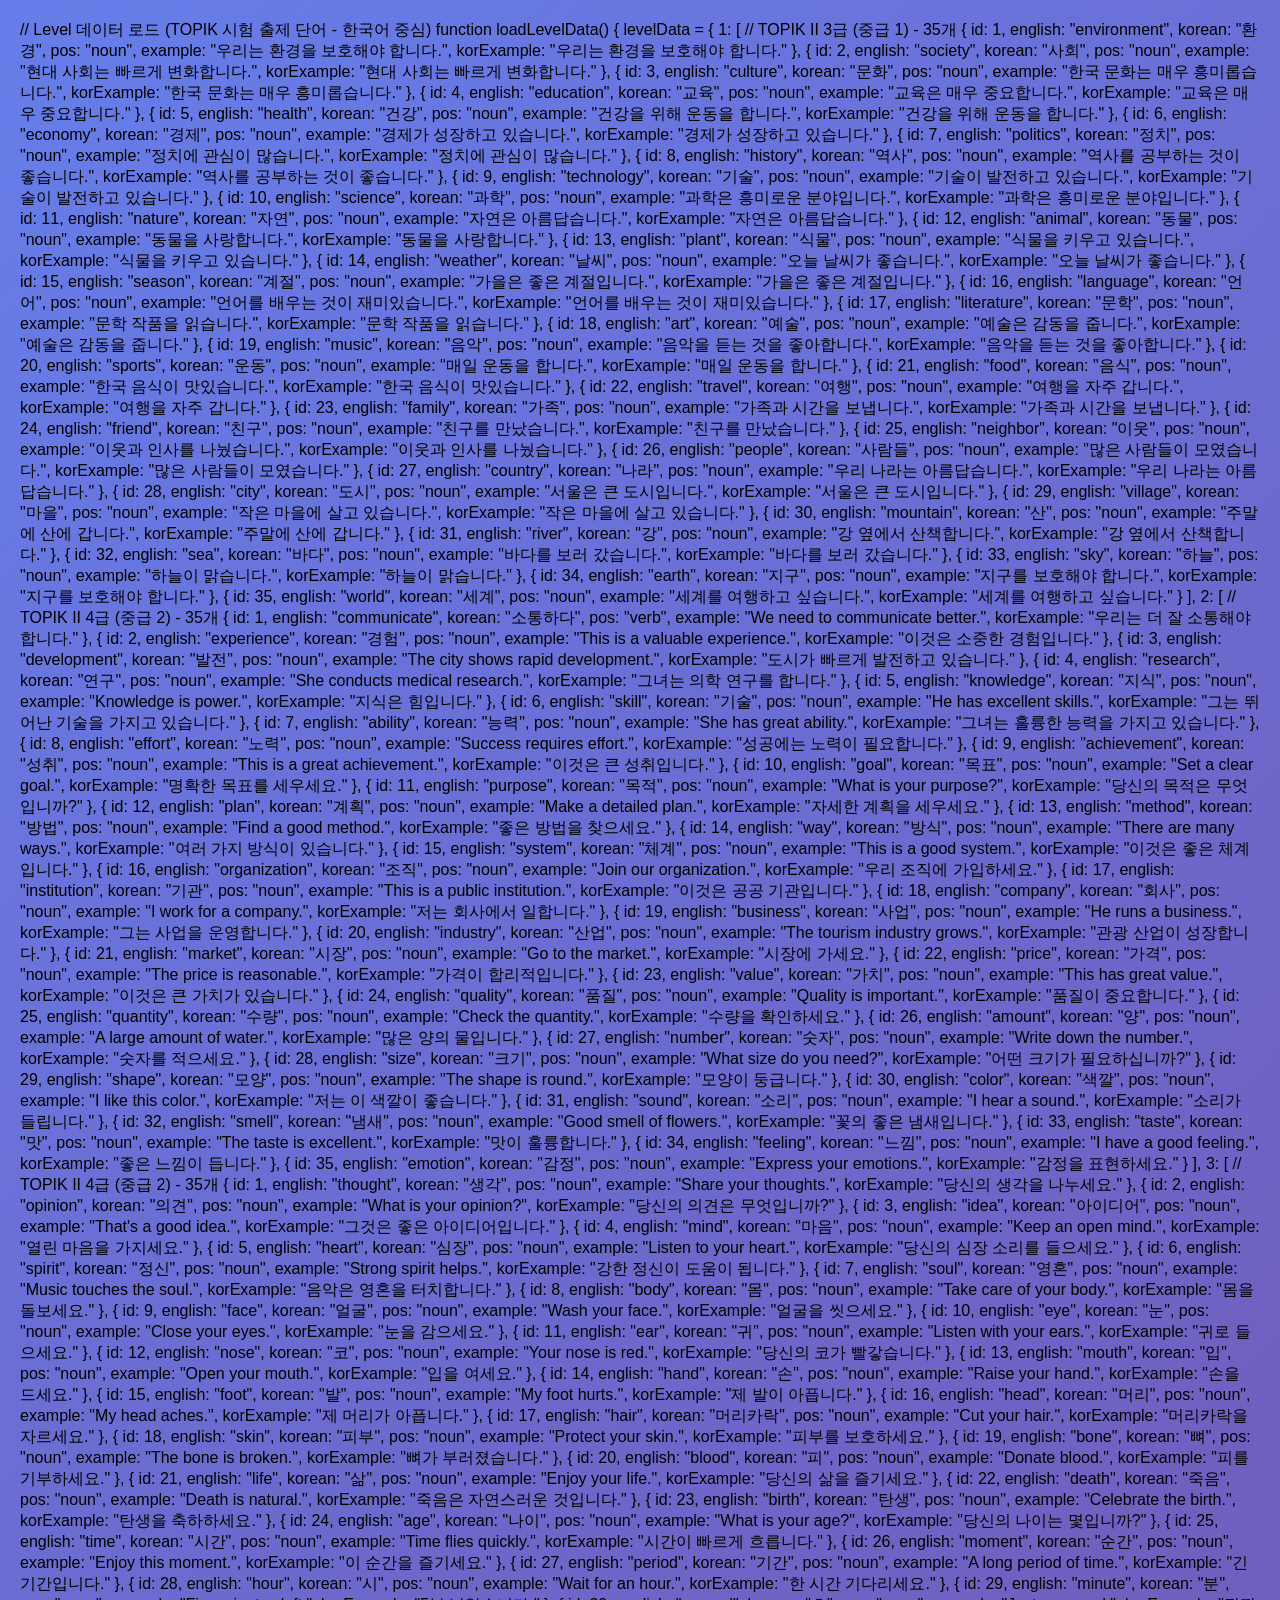
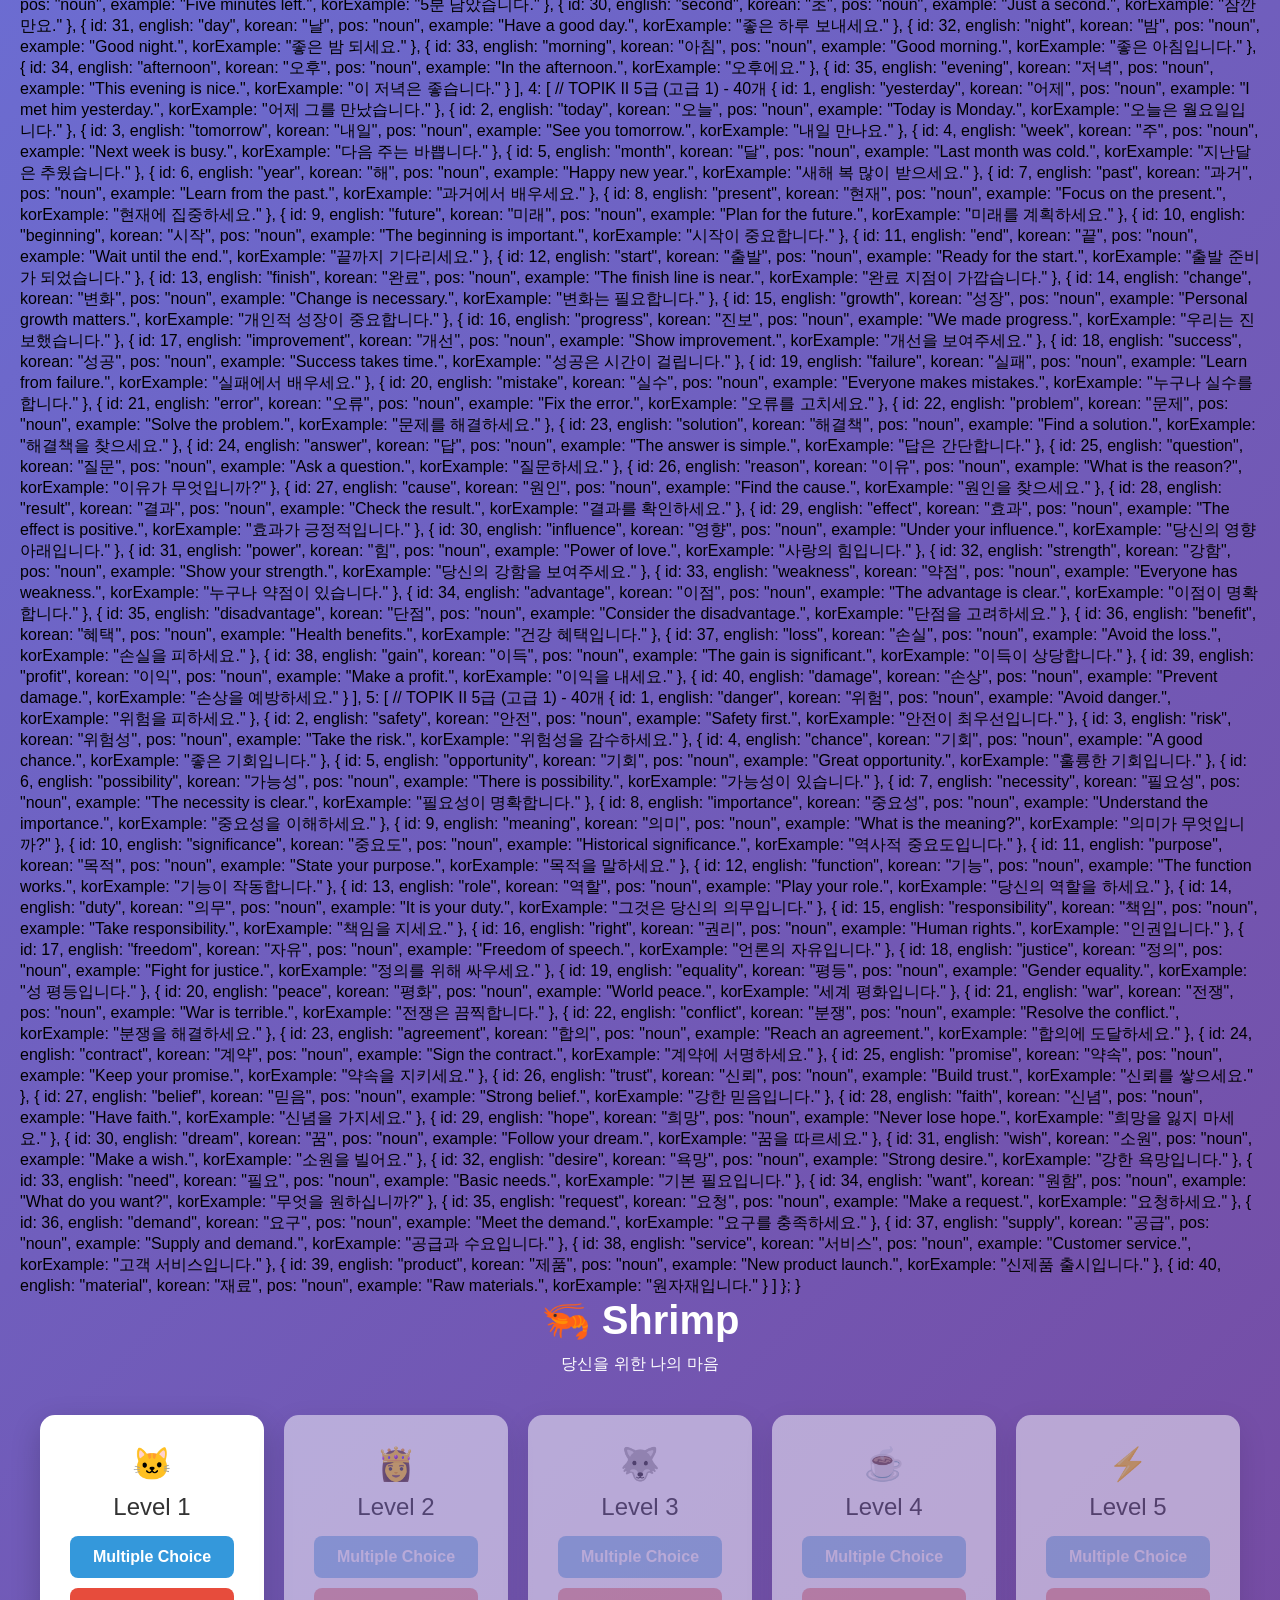
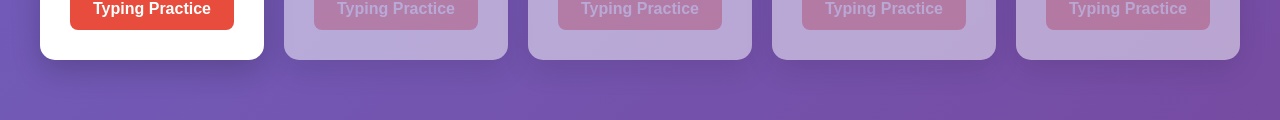
<file: index.html>
// Level 데이터 로드 (TOPIK 시험 출제 단어 - 한국어 중심)
        function loadLevelData() {
            levelData = {
                1: [ // TOPIK II 3급 (중급 1) - 35개
                    { id: 1, english: "environment", korean: "환경", pos: "noun", example: "우리는 환경을 보호해야 합니다.", korExample: "우리는 환경을 보호해야 합니다." },
                    { id: 2, english: "society", korean: "사회", pos: "noun", example: "현대 사회는 빠르게 변화합니다.", korExample: "현대 사회는 빠르게 변화합니다." },
                    { id: 3, english: "culture", korean: "문화", pos: "noun", example: "한국 문화는 매우 흥미롭습니다.", korExample: "한국 문화는 매우 흥미롭습니다." },
                    { id: 4, english: "education", korean: "교육", pos: "noun", example: "교육은 매우 중요합니다.", korExample: "교육은 매우 중요합니다." },
                    { id: 5, english: "health", korean: "건강", pos: "noun", example: "건강을 위해 운동을 합니다.", korExample: "건강을 위해 운동을 합니다." },
                    { id: 6, english: "economy", korean: "경제", pos: "noun", example: "경제가 성장하고 있습니다.", korExample: "경제가 성장하고 있습니다." },
                    { id: 7, english: "politics", korean: "정치", pos: "noun", example: "정치에 관심이 많습니다.", korExample: "정치에 관심이 많습니다." },
                    { id: 8, english: "history", korean: "역사", pos: "noun", example: "역사를 공부하는 것이 좋습니다.", korExample: "역사를 공부하는 것이 좋습니다." },
                    { id: 9, english: "technology", korean: "기술", pos: "noun", example: "기술이 발전하고 있습니다.", korExample: "기술이 발전하고 있습니다." },
                    { id: 10, english: "science", korean: "과학", pos: "noun", example: "과학은 흥미로운 분야입니다.", korExample: "과학은 흥미로운 분야입니다." },
                    { id: 11, english: "nature", korean: "자연", pos: "noun", example: "자연은 아름답습니다.", korExample: "자연은 아름답습니다." },
                    { id: 12, english: "animal", korean: "동물", pos: "noun", example: "동물을 사랑합니다.", korExample: "동물을 사랑합니다." },
                    { id: 13, english: "plant", korean: "식물", pos: "noun", example: "식물을 키우고 있습니다.", korExample: "식물을 키우고 있습니다." },
                    { id: 14, english: "weather", korean: "날씨", pos: "noun", example: "오늘 날씨가 좋습니다.", korExample: "오늘 날씨가 좋습니다." },
                    { id: 15, english: "season", korean: "계절", pos: "noun", example: "가을은 좋은 계절입니다.", korExample: "가을은 좋은 계절입니다." },
                    { id: 16, english: "language", korean: "언어", pos: "noun", example: "언어를 배우는 것이 재미있습니다.", korExample: "언어를 배우는 것이 재미있습니다." },
                    { id: 17, english: "literature", korean: "문학", pos: "noun", example: "문학 작품을 읽습니다.", korExample: "문학 작품을 읽습니다." },
                    { id: 18, english: "art", korean: "예술", pos: "noun", example: "예술은 감동을 줍니다.", korExample: "예술은 감동을 줍니다." },
                    { id: 19, english: "music", korean: "음악", pos: "noun", example: "음악을 듣는 것을 좋아합니다.", korExample: "음악을 듣는 것을 좋아합니다." },
                    { id: 20, english: "sports", korean: "운동", pos: "noun", example: "매일 운동을 합니다.", korExample: "매일 운동을 합니다." },
                    { id: 21, english: "food", korean: "음식", pos: "noun", example: "한국 음식이 맛있습니다.", korExample: "한국 음식이 맛있습니다." },
                    { id: 22, english: "travel", korean: "여행", pos: "noun", example: "여행을 자주 갑니다.", korExample: "여행을 자주 갑니다." },
                    { id: 23, english: "family", korean: "가족", pos: "noun", example: "가족과 시간을 보냅니다.", korExample: "가족과 시간을 보냅니다." },
                    { id: 24, english: "friend", korean: "친구", pos: "noun", example: "친구를 만났습니다.", korExample: "친구를 만났습니다." },
                    { id: 25, english: "neighbor", korean: "이웃", pos: "noun", example: "이웃과 인사를 나눴습니다.", korExample: "이웃과 인사를 나눴습니다." },
                    { id: 26, english: "people", korean: "사람들", pos: "noun", example: "많은 사람들이 모였습니다.", korExample: "많은 사람들이 모였습니다." },
                    { id: 27, english: "country", korean: "나라", pos: "noun", example: "우리 나라는 아름답습니다.", korExample: "우리 나라는 아름답습니다." },
                    { id: 28, english: "city", korean: "도시", pos: "noun", example: "서울은 큰 도시입니다.", korExample: "서울은 큰 도시입니다." },
                    { id: 29, english: "village", korean: "마을", pos: "noun", example: "작은 마을에 살고 있습니다.", korExample: "작은 마을에 살고 있습니다." },
                    { id: 30, english: "mountain", korean: "산", pos: "noun", example: "주말에 산에 갑니다.", korExample: "주말에 산에 갑니다." },
                    { id: 31, english: "river", korean: "강", pos: "noun", example: "강 옆에서 산책합니다.", korExample: "강 옆에서 산책합니다." },
                    { id: 32, english: "sea", korean: "바다", pos: "noun", example: "바다를 보러 갔습니다.", korExample: "바다를 보러 갔습니다." },
                    { id: 33, english: "sky", korean: "하늘", pos: "noun", example: "하늘이 맑습니다.", korExample: "하늘이 맑습니다." },
                    { id: 34, english: "earth", korean: "지구", pos: "noun", example: "지구를 보호해야 합니다.", korExample: "지구를 보호해야 합니다." },
                    { id: 35, english: "world", korean: "세계", pos: "noun", example: "세계를 여행하고 싶습니다.", korExample: "세계를 여행하고 싶습니다." }
                ],
                2: [ // TOPIK II 4급 (중급 2) - 35개
                    { id: 1, english: "communicate", korean: "소통하다", pos: "verb", example: "We need to communicate better.", korExample: "우리는 더 잘 소통해야 합니다." },
                    { id: 2, english: "experience", korean: "경험", pos: "noun", example: "This is a valuable experience.", korExample: "이것은 소중한 경험입니다." },
                    { id: 3, english: "development", korean: "발전", pos: "noun", example: "The city shows rapid development.", korExample: "도시가 빠르게 발전하고 있습니다." },
                    { id: 4, english: "research", korean: "연구", pos: "noun", example: "She conducts medical research.", korExample: "그녀는 의학 연구를 합니다." },
                    { id: 5, english: "knowledge", korean: "지식", pos: "noun", example: "Knowledge is power.", korExample: "지식은 힘입니다." },
                    { id: 6, english: "skill", korean: "기술", pos: "noun", example: "He has excellent skills.", korExample: "그는 뛰어난 기술을 가지고 있습니다." },
                    { id: 7, english: "ability", korean: "능력", pos: "noun", example: "She has great ability.", korExample: "그녀는 훌륭한 능력을 가지고 있습니다." },
                    { id: 8, english: "effort", korean: "노력", pos: "noun", example: "Success requires effort.", korExample: "성공에는 노력이 필요합니다." },
                    { id: 9, english: "achievement", korean: "성취", pos: "noun", example: "This is a great achievement.", korExample: "이것은 큰 성취입니다." },
                    { id: 10, english: "goal", korean: "목표", pos: "noun", example: "Set a clear goal.", korExample: "명확한 목표를 세우세요." },
                    { id: 11, english: "purpose", korean: "목적", pos: "noun", example: "What is your purpose?", korExample: "당신의 목적은 무엇입니까?" },
                    { id: 12, english: "plan", korean: "계획", pos: "noun", example: "Make a detailed plan.", korExample: "자세한 계획을 세우세요." },
                    { id: 13, english: "method", korean: "방법", pos: "noun", example: "Find a good method.", korExample: "좋은 방법을 찾으세요." },
                    { id: 14, english: "way", korean: "방식", pos: "noun", example: "There are many ways.", korExample: "여러 가지 방식이 있습니다." },
                    { id: 15, english: "system", korean: "체계", pos: "noun", example: "This is a good system.", korExample: "이것은 좋은 체계입니다." },
                    { id: 16, english: "organization", korean: "조직", pos: "noun", example: "Join our organization.", korExample: "우리 조직에 가입하세요." },
                    { id: 17, english: "institution", korean: "기관", pos: "noun", example: "This is a public institution.", korExample: "이것은 공공 기관입니다." },
                    { id: 18, english: "company", korean: "회사", pos: "noun", example: "I work for a company.", korExample: "저는 회사에서 일합니다." },
                    { id: 19, english: "business", korean: "사업", pos: "noun", example: "He runs a business.", korExample: "그는 사업을 운영합니다." },
                    { id: 20, english: "industry", korean: "산업", pos: "noun", example: "The tourism industry grows.", korExample: "관광 산업이 성장합니다." },
                    { id: 21, english: "market", korean: "시장", pos: "noun", example: "Go to the market.", korExample: "시장에 가세요." },
                    { id: 22, english: "price", korean: "가격", pos: "noun", example: "The price is reasonable.", korExample: "가격이 합리적입니다." },
                    { id: 23, english: "value", korean: "가치", pos: "noun", example: "This has great value.", korExample: "이것은 큰 가치가 있습니다." },
                    { id: 24, english: "quality", korean: "품질", pos: "noun", example: "Quality is important.", korExample: "품질이 중요합니다." },
                    { id: 25, english: "quantity", korean: "수량", pos: "noun", example: "Check the quantity.", korExample: "수량을 확인하세요." },
                    { id: 26, english: "amount", korean: "양", pos: "noun", example: "A large amount of water.", korExample: "많은 양의 물입니다." },
                    { id: 27, english: "number", korean: "숫자", pos: "noun", example: "Write down the number.", korExample: "숫자를 적으세요." },
                    { id: 28, english: "size", korean: "크기", pos: "noun", example: "What size do you need?", korExample: "어떤 크기가 필요하십니까?" },
                    { id: 29, english: "shape", korean: "모양", pos: "noun", example: "The shape is round.", korExample: "모양이 둥급니다." },
                    { id: 30, english: "color", korean: "색깔", pos: "noun", example: "I like this color.", korExample: "저는 이 색깔이 좋습니다." },
                    { id: 31, english: "sound", korean: "소리", pos: "noun", example: "I hear a sound.", korExample: "소리가 들립니다." },
                    { id: 32, english: "smell", korean: "냄새", pos: "noun", example: "Good smell of flowers.", korExample: "꽃의 좋은 냄새입니다." },
                    { id: 33, english: "taste", korean: "맛", pos: "noun", example: "The taste is excellent.", korExample: "맛이 훌륭합니다." },
                    { id: 34, english: "feeling", korean: "느낌", pos: "noun", example: "I have a good feeling.", korExample: "좋은 느낌이 듭니다." },
                    { id: 35, english: "emotion", korean: "감정", pos: "noun", example: "Express your emotions.", korExample: "감정을 표현하세요." }
                ],
                3: [ // TOPIK II 4급 (중급 2) - 35개
                    { id: 1, english: "thought", korean: "생각", pos: "noun", example: "Share your thoughts.", korExample: "당신의 생각을 나누세요." },
                    { id: 2, english: "opinion", korean: "의견", pos: "noun", example: "What is your opinion?", korExample: "당신의 의견은 무엇입니까?" },
                    { id: 3, english: "idea", korean: "아이디어", pos: "noun", example: "That's a good idea.", korExample: "그것은 좋은 아이디어입니다." },
                    { id: 4, english: "mind", korean: "마음", pos: "noun", example: "Keep an open mind.", korExample: "열린 마음을 가지세요." },
                    { id: 5, english: "heart", korean: "심장", pos: "noun", example: "Listen to your heart.", korExample: "당신의 심장 소리를 들으세요." },
                    { id: 6, english: "spirit", korean: "정신", pos: "noun", example: "Strong spirit helps.", korExample: "강한 정신이 도움이 됩니다." },
                    { id: 7, english: "soul", korean: "영혼", pos: "noun", example: "Music touches the soul.", korExample: "음악은 영혼을 터치합니다." },
                    { id: 8, english: "body", korean: "몸", pos: "noun", example: "Take care of your body.", korExample: "몸을 돌보세요." },
                    { id: 9, english: "face", korean: "얼굴", pos: "noun", example: "Wash your face.", korExample: "얼굴을 씻으세요." },
                    { id: 10, english: "eye", korean: "눈", pos: "noun", example: "Close your eyes.", korExample: "눈을 감으세요." },
                    { id: 11, english: "ear", korean: "귀", pos: "noun", example: "Listen with your ears.", korExample: "귀로 들으세요." },
                    { id: 12, english: "nose", korean: "코", pos: "noun", example: "Your nose is red.", korExample: "당신의 코가 빨갛습니다." },
                    { id: 13, english: "mouth", korean: "입", pos: "noun", example: "Open your mouth.", korExample: "입을 여세요." },
                    { id: 14, english: "hand", korean: "손", pos: "noun", example: "Raise your hand.", korExample: "손을 드세요." },
                    { id: 15, english: "foot", korean: "발", pos: "noun", example: "My foot hurts.", korExample: "제 발이 아픕니다." },
                    { id: 16, english: "head", korean: "머리", pos: "noun", example: "My head aches.", korExample: "제 머리가 아픕니다." },
                    { id: 17, english: "hair", korean: "머리카락", pos: "noun", example: "Cut your hair.", korExample: "머리카락을 자르세요." },
                    { id: 18, english: "skin", korean: "피부", pos: "noun", example: "Protect your skin.", korExample: "피부를 보호하세요." },
                    { id: 19, english: "bone", korean: "뼈", pos: "noun", example: "The bone is broken.", korExample: "뼈가 부러졌습니다." },
                    { id: 20, english: "blood", korean: "피", pos: "noun", example: "Donate blood.", korExample: "피를 기부하세요." },
                    { id: 21, english: "life", korean: "삶", pos: "noun", example: "Enjoy your life.", korExample: "당신의 삶을 즐기세요." },
                    { id: 22, english: "death", korean: "죽음", pos: "noun", example: "Death is natural.", korExample: "죽음은 자연스러운 것입니다." },
                    { id: 23, english: "birth", korean: "탄생", pos: "noun", example: "Celebrate the birth.", korExample: "탄생을 축하하세요." },
                    { id: 24, english: "age", korean: "나이", pos: "noun", example: "What is your age?", korExample: "당신의 나이는 몇입니까?" },
                    { id: 25, english: "time", korean: "시간", pos: "noun", example: "Time flies quickly.", korExample: "시간이 빠르게 흐릅니다." },
                    { id: 26, english: "moment", korean: "순간", pos: "noun", example: "Enjoy this moment.", korExample: "이 순간을 즐기세요." },
                    { id: 27, english: "period", korean: "기간", pos: "noun", example: "A long period of time.", korExample: "긴 기간입니다." },
                    { id: 28, english: "hour", korean: "시", pos: "noun", example: "Wait for an hour.", korExample: "한 시간 기다리세요." },
                    { id: 29, english: "minute", korean: "분", pos: "noun", example: "Five minutes left.", korExample: "5분 남았습니다." },
                    { id: 30, english: "second", korean: "초", pos: "noun", example: "Just a second.", korExample: "잠깐만요." },
                    { id: 31, english: "day", korean: "날", pos: "noun", example: "Have a good day.", korExample: "좋은 하루 보내세요." },
                    { id: 32, english: "night", korean: "밤", pos: "noun", example: "Good night.", korExample: "좋은 밤 되세요." },
                    { id: 33, english: "morning", korean: "아침", pos: "noun", example: "Good morning.", korExample: "좋은 아침입니다." },
                    { id: 34, english: "afternoon", korean: "오후", pos: "noun", example: "In the afternoon.", korExample: "오후에요." },
                    { id: 35, english: "evening", korean: "저녁", pos: "noun", example: "This evening is nice.", korExample: "이 저녁은 좋습니다." }
                ],
                4: [ // TOPIK II 5급 (고급 1) - 40개
                    { id: 1, english: "yesterday", korean: "어제", pos: "noun", example: "I met him yesterday.", korExample: "어제 그를 만났습니다." },
                    { id: 2, english: "today", korean: "오늘", pos: "noun", example: "Today is Monday.", korExample: "오늘은 월요일입니다." },
                    { id: 3, english: "tomorrow", korean: "내일", pos: "noun", example: "See you tomorrow.", korExample: "내일 만나요." },
                    { id: 4, english: "week", korean: "주", pos: "noun", example: "Next week is busy.", korExample: "다음 주는 바쁩니다." },
                    { id: 5, english: "month", korean: "달", pos: "noun", example: "Last month was cold.", korExample: "지난달은 추웠습니다." },
                    { id: 6, english: "year", korean: "해", pos: "noun", example: "Happy new year.", korExample: "새해 복 많이 받으세요." },
                    { id: 7, english: "past", korean: "과거", pos: "noun", example: "Learn from the past.", korExample: "과거에서 배우세요." },
                    { id: 8, english: "present", korean: "현재", pos: "noun", example: "Focus on the present.", korExample: "현재에 집중하세요." },
                    { id: 9, english: "future", korean: "미래", pos: "noun", example: "Plan for the future.", korExample: "미래를 계획하세요." },
                    { id: 10, english: "beginning", korean: "시작", pos: "noun", example: "The beginning is important.", korExample: "시작이 중요합니다." },
                    { id: 11, english: "end", korean: "끝", pos: "noun", example: "Wait until the end.", korExample: "끝까지 기다리세요." },
                    { id: 12, english: "start", korean: "출발", pos: "noun", example: "Ready for the start.", korExample: "출발 준비가 되었습니다." },
                    { id: 13, english: "finish", korean: "완료", pos: "noun", example: "The finish line is near.", korExample: "완료 지점이 가깝습니다." },
                    { id: 14, english: "change", korean: "변화", pos: "noun", example: "Change is necessary.", korExample: "변화는 필요합니다." },
                    { id: 15, english: "growth", korean: "성장", pos: "noun", example: "Personal growth matters.", korExample: "개인적 성장이 중요합니다." },
                    { id: 16, english: "progress", korean: "진보", pos: "noun", example: "We made progress.", korExample: "우리는 진보했습니다." },
                    { id: 17, english: "improvement", korean: "개선", pos: "noun", example: "Show improvement.", korExample: "개선을 보여주세요." },
                    { id: 18, english: "success", korean: "성공", pos: "noun", example: "Success takes time.", korExample: "성공은 시간이 걸립니다." },
                    { id: 19, english: "failure", korean: "실패", pos: "noun", example: "Learn from failure.", korExample: "실패에서 배우세요." },
                    { id: 20, english: "mistake", korean: "실수", pos: "noun", example: "Everyone makes mistakes.", korExample: "누구나 실수를 합니다." },
                    { id: 21, english: "error", korean: "오류", pos: "noun", example: "Fix the error.", korExample: "오류를 고치세요." },
                    { id: 22, english: "problem", korean: "문제", pos: "noun", example: "Solve the problem.", korExample: "문제를 해결하세요." },
                    { id: 23, english: "solution", korean: "해결책", pos: "noun", example: "Find a solution.", korExample: "해결책을 찾으세요." },
                    { id: 24, english: "answer", korean: "답", pos: "noun", example: "The answer is simple.", korExample: "답은 간단합니다." },
                    { id: 25, english: "question", korean: "질문", pos: "noun", example: "Ask a question.", korExample: "질문하세요." },
                    { id: 26, english: "reason", korean: "이유", pos: "noun", example: "What is the reason?", korExample: "이유가 무엇입니까?" },
                    { id: 27, english: "cause", korean: "원인", pos: "noun", example: "Find the cause.", korExample: "원인을 찾으세요." },
                    { id: 28, english: "result", korean: "결과", pos: "noun", example: "Check the result.", korExample: "결과를 확인하세요." },
                    { id: 29, english: "effect", korean: "효과", pos: "noun", example: "The effect is positive.", korExample: "효과가 긍정적입니다." },
                    { id: 30, english: "influence", korean: "영향", pos: "noun", example: "Under your influence.", korExample: "당신의 영향 아래입니다." },
                    { id: 31, english: "power", korean: "힘", pos: "noun", example: "Power of love.", korExample: "사랑의 힘입니다." },
                    { id: 32, english: "strength", korean: "강함", pos: "noun", example: "Show your strength.", korExample: "당신의 강함을 보여주세요." },
                    { id: 33, english: "weakness", korean: "약점", pos: "noun", example: "Everyone has weakness.", korExample: "누구나 약점이 있습니다." },
                    { id: 34, english: "advantage", korean: "이점", pos: "noun", example: "The advantage is clear.", korExample: "이점이 명확합니다." },
                    { id: 35, english: "disadvantage", korean: "단점", pos: "noun", example: "Consider the disadvantage.", korExample: "단점을 고려하세요." },
                    { id: 36, english: "benefit", korean: "혜택", pos: "noun", example: "Health benefits.", korExample: "건강 혜택입니다." },
                    { id: 37, english: "loss", korean: "손실", pos: "noun", example: "Avoid the loss.", korExample: "손실을 피하세요." },
                    { id: 38, english: "gain", korean: "이득", pos: "noun", example: "The gain is significant.", korExample: "이득이 상당합니다." },
                    { id: 39, english: "profit", korean: "이익", pos: "noun", example: "Make a profit.", korExample: "이익을 내세요." },
                    { id: 40, english: "damage", korean: "손상", pos: "noun", example: "Prevent damage.", korExample: "손상을 예방하세요." }
                ],
                5: [ // TOPIK II 5급 (고급 1) - 40개
                    { id: 1, english: "danger", korean: "위험", pos: "noun", example: "Avoid danger.", korExample: "위험을 피하세요." },
                    { id: 2, english: "safety", korean: "안전", pos: "noun", example: "Safety first.", korExample: "안전이 최우선입니다." },
                    { id: 3, english: "risk", korean: "위험성", pos: "noun", example: "Take the risk.", korExample: "위험성을 감수하세요." },
                    { id: 4, english: "chance", korean: "기회", pos: "noun", example: "A good chance.", korExample: "좋은 기회입니다." },
                    { id: 5, english: "opportunity", korean: "기회", pos: "noun", example: "Great opportunity.", korExample: "훌륭한 기회입니다." },
                    { id: 6, english: "possibility", korean: "가능성", pos: "noun", example: "There is possibility.", korExample: "가능성이 있습니다." },
                    { id: 7, english: "necessity", korean: "필요성", pos: "noun", example: "The necessity is clear.", korExample: "필요성이 명확합니다." },
                    { id: 8, english: "importance", korean: "중요성", pos: "noun", example: "Understand the importance.", korExample: "중요성을 이해하세요." },
                    { id: 9, english: "meaning", korean: "의미", pos: "noun", example: "What is the meaning?", korExample: "의미가 무엇입니까?" },
                    { id: 10, english: "significance", korean: "중요도", pos: "noun", example: "Historical significance.", korExample: "역사적 중요도입니다." },
                    { id: 11, english: "purpose", korean: "목적", pos: "noun", example: "State your purpose.", korExample: "목적을 말하세요." },
                    { id: 12, english: "function", korean: "기능", pos: "noun", example: "The function works.", korExample: "기능이 작동합니다." },
                    { id: 13, english: "role", korean: "역할", pos: "noun", example: "Play your role.", korExample: "당신의 역할을 하세요." },
                    { id: 14, english: "duty", korean: "의무", pos: "noun", example: "It is your duty.", korExample: "그것은 당신의 의무입니다." },
                    { id: 15, english: "responsibility", korean: "책임", pos: "noun", example: "Take responsibility.", korExample: "책임을 지세요." },
                    { id: 16, english: "right", korean: "권리", pos: "noun", example: "Human rights.", korExample: "인권입니다." },
                    { id: 17, english: "freedom", korean: "자유", pos: "noun", example: "Freedom of speech.", korExample: "언론의 자유입니다." },
                    { id: 18, english: "justice", korean: "정의", pos: "noun", example: "Fight for justice.", korExample: "정의를 위해 싸우세요." },
                    { id: 19, english: "equality", korean: "평등", pos: "noun", example: "Gender equality.", korExample: "성 평등입니다." },
                    { id: 20, english: "peace", korean: "평화", pos: "noun", example: "World peace.", korExample: "세계 평화입니다." },
                    { id: 21, english: "war", korean: "전쟁", pos: "noun", example: "War is terrible.", korExample: "전쟁은 끔찍합니다." },
                    { id: 22, english: "conflict", korean: "분쟁", pos: "noun", example: "Resolve the conflict.", korExample: "분쟁을 해결하세요." },
                    { id: 23, english: "agreement", korean: "합의", pos: "noun", example: "Reach an agreement.", korExample: "합의에 도달하세요." },
                    { id: 24, english: "contract", korean: "계약", pos: "noun", example: "Sign the contract.", korExample: "계약에 서명하세요." },
                    { id: 25, english: "promise", korean: "약속", pos: "noun", example: "Keep your promise.", korExample: "약속을 지키세요." },
                    { id: 26, english: "trust", korean: "신뢰", pos: "noun", example: "Build trust.", korExample: "신뢰를 쌓으세요." },
                    { id: 27, english: "belief", korean: "믿음", pos: "noun", example: "Strong belief.", korExample: "강한 믿음입니다." },
                    { id: 28, english: "faith", korean: "신념", pos: "noun", example: "Have faith.", korExample: "신념을 가지세요." },
                    { id: 29, english: "hope", korean: "희망", pos: "noun", example: "Never lose hope.", korExample: "희망을 잃지 마세요." },
                    { id: 30, english: "dream", korean: "꿈", pos: "noun", example: "Follow your dream.", korExample: "꿈을 따르세요." },
                    { id: 31, english: "wish", korean: "소원", pos: "noun", example: "Make a wish.", korExample: "소원을 빌어요." },
                    { id: 32, english: "desire", korean: "욕망", pos: "noun", example: "Strong desire.", korExample: "강한 욕망입니다." },
                    { id: 33, english: "need", korean: "필요", pos: "noun", example: "Basic needs.", korExample: "기본 필요입니다." },
                    { id: 34, english: "want", korean: "원함", pos: "noun", example: "What do you want?", korExample: "무엇을 원하십니까?" },
                    { id: 35, english: "request", korean: "요청", pos: "noun", example: "Make a request.", korExample: "요청하세요." },
                    { id: 36, english: "demand", korean: "요구", pos: "noun", example: "Meet the demand.", korExample: "요구를 충족하세요." },
                    { id: 37, english: "supply", korean: "공급", pos: "noun", example: "Supply and demand.", korExample: "공급과 수요입니다." },
                    { id: 38, english: "service", korean: "서비스", pos: "noun", example: "Customer service.", korExample: "고객 서비스입니다." },
                    { id: 39, english: "product", korean: "제품", pos: "noun", example: "New product launch.", korExample: "신제품 출시입니다." },
                    { id: 40, english: "material", korean: "재료", pos: "noun", example: "Raw materials.", korExample: "원자재입니다." }
                ]
            };
        }<!DOCTYPE html>
<html lang="ko">
<head>
    <meta charset="UTF-8">
    <meta name="viewport" content="width=device-width, initial-scale=1.0">
    <title>Shrimp - Vocabulary Learning</title>
    <style>
        * {
            margin: 0;
            padding: 0;
            box-sizing: border-box;
        }

        body {
            font-family: 'Segoe UI', Tahoma, Geneva, Verdana, sans-serif;
            background: linear-gradient(135deg, #667eea 0%, #764ba2 100%);
            min-height: 100vh;
            padding: 20px;
        }

        .container {
            max-width: 1200px;
            margin: 0 auto;
        }

        .header {
            text-align: center;
            color: white;
            margin-bottom: 40px;
        }

        .header h1 {
            font-size: 2.5em;
            margin-bottom: 10px;
        }

        .level-selection {
            display: grid;
            grid-template-columns: repeat(auto-fit, minmax(200px, 1fr));
            gap: 20px;
            margin-bottom: 40px;
        }

        .level-card {
            background: white;
            border-radius: 15px;
            padding: 30px;
            text-align: center;
            box-shadow: 0 10px 30px rgba(0, 0, 0, 0.2);
            transition: all 0.3s ease;
        }

        .level-card:hover:not(.disabled) {
            transform: translateY(-5px);
            box-shadow: 0 15px 40px rgba(0, 0, 0, 0.3);
        }

        .level-card.disabled {
            opacity: 0.5;
            cursor: not-allowed;
        }

        .level-title {
            font-size: 1.5em;
            color: #333;
            margin-bottom: 15px;
        }

        .level-icon {
            font-size: 2em;
            margin-bottom: 10px;
        }

        .mode-buttons {
            display: flex;
            gap: 10px;
            flex-direction: column;
        }

        .mode-btn {
            padding: 12px 15px;
            border: none;
            border-radius: 8px;
            font-size: 1em;
            cursor: pointer;
            transition: all 0.3s ease;
            font-weight: 600;
        }

        .mode-btn.mc {
            background: #3498db;
            color: white;
        }

        .mode-btn.mc:hover:not(:disabled) {
            background: #2980b9;
        }

        .mode-btn.tp {
            background: #e74c3c;
            color: white;
        }

        .mode-btn.tp:hover:not(:disabled) {
            background: #c0392b;
        }

        .mode-btn:disabled {
            opacity: 0.5;
            cursor: not-allowed;
        }

        .status-badge {
            display: inline-block;
            background: #2ecc71;
            color: white;
            padding: 5px 10px;
            border-radius: 20px;
            font-size: 0.8em;
            margin-top: 10px;
        }

        /* Learning Mode Styles */
        .learning-mode {
            display: none;
        }

        .learning-mode.active {
            display: block;
        }

        .learning-container {
            background: white;
            border-radius: 15px;
            padding: 40px;
            box-shadow: 0 10px 40px rgba(0, 0, 0, 0.2);
        }

        .learning-header {
            display: flex;
            justify-content: space-between;
            align-items: center;
            margin-bottom: 30px;
            border-bottom: 2px solid #ecf0f1;
            padding-bottom: 20px;
        }

        .learning-title {
            font-size: 1.8em;
            color: #333;
        }

        .progress-info {
            text-align: right;
            color: #666;
        }

        .progress-bar {
            width: 100%;
            height: 8px;
            background: #ecf0f1;
            border-radius: 10px;
            margin-top: 10px;
            overflow: hidden;
        }

        .progress-fill {
            height: 100%;
            background: #2ecc71;
            transition: width 0.3s ease;
        }

        .question-container {
            text-align: center;
            margin: 40px 0;
        }

        .question-text {
            font-size: 2.5em;
            color: #333;
            margin-bottom: 30px;
            font-weight: 600;
        }

        .pos-label {
            font-size: 0.9em;
            color: #7f8c8d;
            margin-bottom: 5px;
        }

        .example-sentence {
            font-size: 1.1em;
            color: #555;
            font-style: italic;
            margin-top: 15px;
            padding: 15px;
            background: #f8f9fa;
            border-left: 4px solid #3498db;
        }

        /* Multiple Choice */
        .choices {
            display: grid;
            grid-template-columns: repeat(2, 1fr);
            gap: 15px;
            margin-top: 30px;
        }

        .choice-btn {
            padding: 20px;
            font-size: 1.1em;
            border: 2px solid #bdc3c7;
            background: white;
            border-radius: 8px;
            cursor: pointer;
            transition: all 0.3s ease;
        }

        .choice-btn:hover {
            border-color: #3498db;
            background: #ecf0f1;
        }

        .choice-btn.selected.correct {
            background: #2ecc71;
            border-color: #27ae60;
            color: white;
        }

        .choice-btn.selected.incorrect {
            background: #e74c3c;
            border-color: #c0392b;
            color: white;
        }

        .choice-btn:disabled {
            cursor: not-allowed;
        }

        /* Typing Practice */
        .typing-container {
            margin-top: 30px;
        }

        .input-boxes {
            display: flex;
            gap: 5px;
            justify-content: center;
            flex-wrap: wrap;
            margin: 30px 0;
        }

        .input-box {
            width: 40px;
            height: 50px;
            border: 2px solid #bdc3c7;
            border-radius: 5px;
            text-align: center;
            font-size: 1.2em;
            font-weight: 600;
            transition: all 0.2s ease;
        }

        .input-box:focus {
            outline: none;
            border-color: #3498db;
            box-shadow: 0 0 10px rgba(52, 152, 219, 0.3);
        }

        .input-box.correct {
            background: #2ecc71;
            color: white;
            border-color: #27ae60;
        }

        .input-box.incorrect {
            background: #e74c3c;
            color: white;
            border-color: #c0392b;
        }

        .input-box:disabled {
            cursor: not-allowed;
        }

        /* Feedback */
        .feedback {
            margin-top: 20px;
            padding: 15px;
            border-radius: 8px;
            font-size: 1.1em;
            font-weight: 600;
            display: none;
        }

        .feedback.show {
            display: block;
        }

        .feedback.correct {
            background: #d4edda;
            color: #155724;
            border: 1px solid #c3e6cb;
        }

        .feedback.incorrect {
            background: #f8d7da;
            color: #721c24;
            border: 1px solid #f5c6cb;
        }

        /* Result Modal */
        .result-modal {
            display: none;
            position: fixed;
            top: 0;
            left: 0;
            width: 100%;
            height: 100%;
            background: rgba(0, 0, 0, 0.7);
            justify-content: center;
            align-items: center;
            z-index: 1000;
        }

        .result-modal.show {
            display: flex;
        }

        .result-content {
            background: white;
            padding: 40px;
            border-radius: 15px;
            text-align: center;
            max-width: 500px;
        }

        .result-title {
            font-size: 2em;
            margin-bottom: 20px;
            color: #333;
        }

        .result-score {
            font-size: 3em;
            font-weight: 700;
            margin: 20px 0;
            color: #3498db;
        }

        .result-message {
            font-size: 1.2em;
            margin: 20px 0;
            color: #555;
        }

        .result-buttons {
            display: flex;
            gap: 15px;
            margin-top: 30px;
            justify-content: center;
        }

        .result-btn {
            padding: 12px 25px;
            border: none;
            border-radius: 8px;
            font-size: 1em;
            font-weight: 600;
            cursor: pointer;
            transition: all 0.3s ease;
        }

        .result-btn.retry {
            background: #3498db;
            color: white;
        }

        .result-btn.retry:hover {
            background: #2980b9;
        }

        .result-btn.home {
            background: #95a5a6;
            color: white;
        }

        .result-btn.home:hover {
            background: #7f8c8d;
        }

        .action-buttons {
            display: flex;
            gap: 15px;
            margin-top: 30px;
            justify-content: center;
        }

        .action-btn {
            padding: 12px 25px;
            border: none;
            border-radius: 8px;
            font-size: 1em;
            font-weight: 600;
            cursor: pointer;
            transition: all 0.3s ease;
        }

        .action-btn.next {
            background: #3498db;
            color: white;
        }

        .action-btn.next:hover {
            background: #2980b9;
        }

        .action-btn.back {
            background: #95a5a6;
            color: white;
        }

        .action-btn.back:hover {
            background: #7f8c8d;
        }

        .action-btn:disabled {
            opacity: 0.5;
            cursor: not-allowed;
        }
    </style>
</head>
<body>
    <div class="container">
        <div class="header">
            <h1>🦐 Shrimp</h1>
            <p>당신을 위한 나의 마음</p>
        </div>

        <!-- Level Selection Screen -->
        <div id="levelSelection">
            <div class="level-selection" id="levelGrid"></div>
        </div>

        <!-- Learning Mode Screen -->
        <div id="learningMode" class="learning-mode">
            <div class="learning-container">
                <div class="learning-header">
                    <div>
                        <div class="learning-title" id="modeTitle"></div>
                        <div class="progress-info">
                            <span id="questionCounter">1 / 30</span>
                            <div class="progress-bar">
                                <div class="progress-fill" id="progressFill" style="width: 0%"></div>
                            </div>
                        </div>
                    </div>
                    <button class="action-btn back" onclick="backToLevelSelection()">← 돌아가기</button>
                </div>

                <!-- Multiple Choice Mode -->
                <div id="mcMode">
                    <div class="question-container">
                        <div class="pos-label" id="mcPosLabel"></div>
                        <div class="question-text" id="koreanWord"></div>
                        <div class="example-sentence" id="mcExampleSentence"></div>
                        <div class="choices" id="choices"></div>
                        <div class="feedback" id="mcFeedback"></div>
                        <div class="action-buttons">
                            <button class="action-btn next" id="mcNextBtn" onclick="nextMCQuestion()" disabled>다음</button>
                        </div>
                    </div>
                </div>

                <!-- Typing Practice Mode -->
                <div id="tpMode">
                    <div class="question-container">
                        <div class="pos-label" id="posLabel"></div>
                        <div class="question-text" id="englishWord"></div>
                        <div class="example-sentence" id="exampleSentence"></div>
                        <div class="typing-container">
                            <div class="input-boxes" id="inputBoxes"></div>
                            <div class="feedback" id="tpFeedback"></div>
                            <div class="action-buttons">
                                <button class="action-btn next" id="tpSubmitBtn" onclick="submitTypingPractice()">제출</button>
                                <button class="action-btn next" id="tpNextBtn" onclick="nextTPQuestion()" style="display:none;">다음</button>
                            </div>
                        </div>
                    </div>
                </div>
            </div>
        </div>

        <!-- Result Modal -->
        <div class="result-modal" id="resultModal">
            <div class="result-content">
                <div class="result-title" id="resultTitle"></div>
                <div class="result-score" id="resultScore"></div>
                <div class="result-message" id="resultMessage"></div>
                <div class="result-buttons">
                    <button class="result-btn retry" id="retryBtn" onclick="retryMode()">재시도</button>
                    <button class="result-btn home" onclick="backToLevelSelection()">돌아가기</button>
                </div>
            </div>
        </div>
    </div>

    <script>
        // 전역 상태
        let currentLevel = null;
        let currentMode = null;
        let levelData = {};
        let currentQuestions = [];
        let currentQuestionIndex = 0;
        let score = 0;
        let answered = false;

        // localStorage 키
        const STORAGE_KEY = 'vocabProgress';

        // 초기화
        function initializeApp() {
            loadProgressFromStorage();
            loadLevelData();
            renderLevelSelection();
        }

        // Level 데이터 로드 (TOPIK 시험 출제 단어)
        function loadLevelData() {
            levelData = {
                1: [ // TOPIK II 3급 (중급 1)
                    { id: 1, english: "advantage", korean: "장점", pos: "noun", example: "The advantage of this product is the quality." },
                    { id: 2, english: "agriculture", korean: "농업", pos: "noun", example: "Agriculture is important for our country." },
                    { id: 3, english: "announce", korean: "공지하다", pos: "verb", example: "The school announced the new schedule." },
                    { id: 4, english: "approach", korean: "접근", pos: "noun", example: "A new approach to problem solving." },
                    { id: 5, english: "arrange", korean: "정렬하다", pos: "verb", example: "Arrange the books on the shelf." },
                    { id: 6, english: "attempt", korean: "시도", pos: "noun", example: "His attempt to win was successful." },
                    { id: 7, english: "attract", korean: "끌다", pos: "verb", example: "This event attracts many visitors." },
                    { id: 8, english: "authority", korean: "권위", pos: "noun", example: "The authority made a decision." },
                    { id: 9, english: "awareness", korean: "인식", pos: "noun", example: "Awareness of safety is important." },
                    { id: 10, english: "background", korean: "배경", pos: "noun", example: "His background is in engineering." },
                    { id: 11, english: "balance", korean: "균형", pos: "noun", example: "Maintain a balance between work and life." },
                    { id: 12, english: "barrier", korean: "장벽", pos: "noun", example: "Language is a barrier to communication." },
                    { id: 13, english: "basement", korean: "지하실", pos: "noun", example: "The basement is dark and cold." },
                    { id: 14, english: "behavior", korean: "행동", pos: "noun", example: "His behavior was very strange." },
                    { id: 15, english: "benefit", korean: "이점", pos: "noun", example: "Exercise has many health benefits." },
                    { id: 16, english: "broadcast", korean: "방송하다", pos: "verb", example: "The game will be broadcast live." },
                    { id: 17, english: "budget", korean: "예산", pos: "noun", example: "The government approved the budget." },
                    { id: 18, english: "burden", korean: "부담", pos: "noun", example: "This is a heavy burden to carry." },
                    { id: 19, english: "campaign", korean: "캠페인", pos: "noun", example: "The marketing campaign was successful." },
                    { id: 20, english: "capacity", korean: "용량", pos: "noun", example: "The stadium has a large capacity." },
                    { id: 21, english: "capture", korean: "포착하다", pos: "verb", example: "The camera captured a beautiful moment." },
                    { id: 22, english: "career", korean: "경력", pos: "noun", example: "She has a successful career." },
                    { id: 23, english: "casual", korean: "캐주얼한", pos: "adjective", example: "He wore casual clothes." },
                    { id: 24, english: "category", korean: "범주", pos: "noun", example: "Books are divided into categories." },
                    { id: 25, english: "challenge", korean: "도전", pos: "noun", example: "This is a big challenge." },
                    { id: 26, english: "character", korean: "성격", pos: "noun", example: "She has a strong character." },
                    { id: 27, english: "circumstance", korean: "상황", pos: "noun", example: "Under these circumstances, we must act." },
                    { id: 28, english: "claim", korean: "주장하다", pos: "verb", example: "He claims to be the winner." },
                    { id: 29, english: "clarify", korean: "명확히하다", pos: "verb", example: "Please clarify your position." },
                    { id: 30, english: "classify", korean: "분류하다", pos: "verb", example: "Classify these items by color." }
                ],
                2: [ // TOPIK II 4급 (중급 2)
                    { id: 1, english: "collaborate", korean: "협력하다", pos: "verb", example: "We should collaborate on this project." },
                    { id: 2, english: "commercial", korean: "상업적인", pos: "adjective", example: "This is a commercial building." },
                    { id: 3, english: "commission", korean: "위원회", pos: "noun", example: "The commission made a decision." },
                    { id: 4, english: "commitment", korean: "약속", pos: "noun", example: "He made a commitment to excellence." },
                    { id: 5, english: "commodity", korean: "상품", pos: "noun", example: "Oil is a valuable commodity." },
                    { id: 6, english: "common", korean: "공통의", pos: "adjective", example: "They have common interests." },
                    { id: 7, english: "communicate", korean: "소통하다", pos: "verb", example: "We need to communicate better." },
                    { id: 8, english: "community", korean: "커뮤니티", pos: "noun", example: "The community supports local businesses." },
                    { id: 9, english: "comparable", korean: "비교할 수 있는", pos: "adjective", example: "These prices are comparable." },
                    { id: 10, english: "comparative", korean: "비교의", pos: "adjective", example: "A comparative study was conducted." },
                    { id: 11, english: "compare", korean: "비교하다", pos: "verb", example: "Compare the two products." },
                    { id: 12, english: "competition", korean: "경쟁", pos: "noun", example: "The competition is fierce." },
                    { id: 13, english: "compile", korean: "편집하다", pos: "verb", example: "The team compiled the report." },
                    { id: 14, english: "complement", korean: "보완", pos: "noun", example: "This color is a nice complement." },
                    { id: 15, english: "complex", korean: "복잡한", pos: "adjective", example: "This is a complex problem." },
                    { id: 16, english: "component", korean: "구성 요소", pos: "noun", example: "Each component is important." },
                    { id: 17, english: "comprehensive", korean: "포괄적인", pos: "adjective", example: "A comprehensive review was done." },
                    { id: 18, english: "comprise", korean: "포함하다", pos: "verb", example: "The team comprises five members." },
                    { id: 19, english: "compromise", korean: "타협", pos: "noun", example: "We reached a compromise." },
                    { id: 20, english: "computation", korean: "계산", pos: "noun", example: "Mathematical computation is required." },
                    { id: 21, english: "concentrate", korean: "집중하다", pos: "verb", example: "Concentrate on your studies." },
                    { id: 22, english: "concern", korean: "관심", pos: "noun", example: "This is my main concern." },
                    { id: 23, english: "conclude", korean: "결론짓다", pos: "verb", example: "The meeting concluded successfully." },
                    { id: 24, english: "concurrent", korean: "동시의", pos: "adjective", example: "These events are concurrent." },
                    { id: 25, english: "conference", korean: "회의", pos: "noun", example: "The conference starts tomorrow." },
                    { id: 26, english: "confidence", korean: "자신감", pos: "noun", example: "She spoke with confidence." },
                    { id: 27, english: "confirm", korean: "확인하다", pos: "verb", example: "Please confirm your attendance." },
                    { id: 28, english: "conflict", korean: "갈등", pos: "noun", example: "There is a conflict between them." },
                    { id: 29, english: "confront", korean: "맞서다", pos: "verb", example: "We must confront the issues." },
                    { id: 30, english: "confusion", korean: "혼란", pos: "noun", example: "There is confusion about the rules." }
                ],
                3: [ // TOPIK II 4급 (중급 2)
                    { id: 1, english: "consequence", korean: "결과", pos: "noun", example: "This has serious consequences." },
                    { id: 2, english: "conservative", korean: "보수적인", pos: "adjective", example: "He has conservative views." },
                    { id: 3, english: "consider", korean: "고려하다", pos: "verb", example: "Please consider this option." },
                    { id: 4, english: "considerable", korean: "상당한", pos: "adjective", example: "A considerable amount of money." },
                    { id: 5, english: "consist", korean: "이루어지다", pos: "verb", example: "The team consists of experts." },
                    { id: 6, english: "consistency", korean: "일관성", pos: "noun", example: "We need consistency in our approach." },
                    { id: 7, english: "constant", korean: "끊임없는", pos: "adjective", example: "There is constant noise outside." },
                    { id: 8, english: "constitute", korean: "구성하다", pos: "verb", example: "These factors constitute the problem." },
                    { id: 9, english: "constraint", korean: "제약", pos: "noun", example: "There are budget constraints." },
                    { id: 10, english: "construct", korean: "건설하다", pos: "verb", example: "They will construct a new building." },
                    { id: 11, english: "consultation", korean: "상담", pos: "noun", example: "Free consultation is available." },
                    { id: 12, english: "consume", korean: "소비하다", pos: "verb", example: "People consume less during the crisis." },
                    { id: 13, english: "consumer", korean: "소비자", pos: "noun", example: "Consumer satisfaction is important." },
                    { id: 14, english: "consumption", korean: "소비", pos: "noun", example: "Energy consumption is rising." },
                    { id: 15, english: "contact", korean: "연락", pos: "noun", example: "Contact me if you need help." },
                    { id: 16, english: "contain", korean: "포함하다", pos: "verb", example: "The box contains books." },
                    { id: 17, english: "contemporary", korean: "현대의", pos: "adjective", example: "Contemporary art is interesting." },
                    { id: 18, english: "context", korean: "맥락", pos: "noun", example: "Understand the context first." },
                    { id: 19, english: "continual", korean: "계속된", pos: "adjective", example: "Continual improvement is needed." },
                    { id: 20, english: "continue", korean: "계속하다", pos: "verb", example: "The project will continue." },
                    { id: 21, english: "contract", korean: "계약", pos: "noun", example: "Sign the contract carefully." },
                    { id: 22, english: "contradict", korean: "모순되다", pos: "verb", example: "This contradicts what you said." },
                    { id: 23, english: "contrast", korean: "대조", pos: "noun", example: "There is a sharp contrast." },
                    { id: 24, english: "contribute", korean: "기여하다", pos: "verb", example: "Everyone should contribute ideas." },
                    { id: 25, english: "contribution", korean: "기여", pos: "noun", example: "His contribution was significant." },
                    { id: 26, english: "control", korean: "통제", pos: "noun", example: "Control the situation carefully." },
                    { id: 27, english: "convention", korean: "관례", pos: "noun", example: "Follow the convention." },
                    { id: 28, english: "conversation", korean: "대화", pos: "noun", example: "We had a good conversation." },
                    { id: 29, english: "convert", korean: "변환하다", pos: "verb", example: "Convert the file to PDF." },
                    { id: 30, english: "cooperate", korean: "협력하다", pos: "verb", example: "Please cooperate with us." }
                ],
                4: [ // TOPIK II 5급 (고급 1)
                    { id: 1, english: "coordinate", korean: "조정하다", pos: "verb", example: "Coordinate the team efforts." },
                    { id: 2, english: "corporation", korean: "기업", pos: "noun", example: "The corporation is expanding." },
                    { id: 3, english: "correspond", korean: "상응하다", pos: "verb", example: "This corresponds to the previous data." },
                    { id: 4, english: "correspondence", korean: "서신", pos: "noun", example: "Keep the correspondence filed." },
                    { id: 5, english: "corridor", korean: "복도", pos: "noun", example: "The corridor is long." },
                    { id: 6, english: "corruption", korean: "부패", pos: "noun", example: "Fight against corruption." },
                    { id: 7, english: "council", korean: "위원회", pos: "noun", example: "The council met today." },
                    { id: 8, english: "counsel", korean: "조언", pos: "noun", example: "Seek legal counsel." },
                    { id: 9, english: "counter", korean: "대응하다", pos: "verb", example: "Counter the attack effectively." },
                    { id: 10, english: "countless", korean: "무수한", pos: "adjective", example: "There are countless possibilities." },
                    { id: 11, english: "couple", korean: "한 쌍", pos: "noun", example: "The couple got married." },
                    { id: 12, english: "courageous", korean: "용감한", pos: "adjective", example: "A courageous decision." },
                    { id: 13, english: "courtesy", korean: "예의", pos: "noun", example: "Show courtesy to others." },
                    { id: 14, english: "coverage", korean: "범위", pos: "noun", example: "Insurance coverage is important." },
                    { id: 15, english: "craft", korean: "만들다", pos: "verb", example: "Craft a perfect plan." },
                    { id: 16, english: "crash", korean: "충돌", pos: "noun", example: "The plane crash was tragic." },
                    { id: 17, english: "credibility", korean: "신뢰성", pos: "noun", example: "Maintain credibility." },
                    { id: 18, english: "credit", korean: "신용", pos: "noun", example: "Buy on credit." },
                    { id: 19, english: "cricket", korean: "크리켓", pos: "noun", example: "Cricket is popular in India." },
                    { id: 20, english: "criminal", korean: "범죄자", pos: "noun", example: "The criminal was caught." },
                    { id: 21, english: "criteria", korean: "기준", pos: "noun", example: "Meet the criteria." },
                    { id: 22, english: "critical", korean: "중요한", pos: "adjective", example: "This is critical timing." },
                    { id: 23, english: "criticism", korean: "비판", pos: "noun", example: "Accept constructive criticism." },
                    { id: 24, english: "crop", korean: "농작물", pos: "noun", example: "The crop failed this year." },
                    { id: 25, english: "crucial", korean: "중요한", pos: "adjective", example: "This is a crucial moment." },
                    { id: 26, english: "crude", korean: "원유", pos: "noun", example: "Crude oil prices rose." },
                    { id: 27, english: "cruise", korean: "유람선", pos: "noun", example: "Take a cruise vacation." },
                    { id: 28, english: "crystal", korean: "수정", pos: "noun", example: "A beautiful crystal glass." },
                    { id: 29, english: "cultivate", korean: "재배하다", pos: "verb", example: "Cultivate good habits." },
                    { id: 30, english: "curiosity", korean: "호기심", pos: "noun", example: "Curiosity killed the cat." }
                ],
                5: [ // TOPIK II 5급 (고급 1)
                    { id: 1, english: "currency", korean: "화폐", pos: "noun", example: "The currency is strong." },
                    { id: 2, english: "current", korean: "현재의", pos: "adjective", example: "The current situation." },
                    { id: 3, english: "curriculum", korean: "교과과정", pos: "noun", example: "The curriculum is updated." },
                    { id: 4, english: "cushion", korean: "쿠션", pos: "noun", example: "A soft cushion." },
                    { id: 5, english: "custody", korean: "양육권", pos: "noun", example: "Child custody laws." },
                    { id: 6, english: "customary", korean: "관례적인", pos: "adjective", example: "Customary practice." },
                    { id: 7, english: "customer", korean: "고객", pos: "noun", example: "The customer is always right." },
                    { id: 8, english: "cycle", korean: "순환", pos: "noun", example: "The economic cycle." },
                    { id: 9, english: "database", korean: "데이터베이스", pos: "noun", example: "Access the database." },
                    { id: 10, english: "deadline", korean: "마감기한", pos: "noun", example: "Meet the deadline." },
                    { id: 11, english: "debate", korean: "토론", pos: "noun", example: "Join the debate." },
                    { id: 12, english: "debris", korean: "잔해", pos: "noun", example: "Clean up the debris." },
                    { id: 13, english: "decade", korean: "십년", pos: "noun", example: "Over a decade ago." },
                    { id: 14, english: "decentralize", korean: "분산시키다", pos: "verb", example: "Decentralize the system." },
                    { id: 15, english: "decent", korean: "괜찮은", pos: "adjective", example: "A decent salary." },
                    { id: 16, english: "decide", korean: "결정하다", pos: "verb", example: "Decide quickly." },
                    { id: 17, english: "decision", korean: "결정", pos: "noun", example: "Make a final decision." },
                    { id: 18, english: "declaration", korean: "선언", pos: "noun", example: "The declaration was announced." },
                    { id: 19, english: "decline", korean: "거절하다", pos: "verb", example: "Decline the offer politely." },
                    { id: 20, english: "decode", korean: "해독하다", pos: "verb", example: "Decode the message." },
                    { id: 21, english: "dedicate", korean: "헌신하다", pos: "verb", example: "Dedicate yourself to work." },
                    { id: 22, english: "deduction", korean: "공제", pos: "noun", example: "Tax deduction." },
                    { id: 23, english: "defendant", korean: "피고", pos: "noun", example: "The defendant was acquitted." },
                    { id: 24, english: "defense", korean: "방어", pos: "noun", example: "National defense." },
                    { id: 25, english: "deficit", korean: "적자", pos: "noun", example: "Budget deficit." },
                    { id: 26, english: "definite", korean: "확실한", pos: "adjective", example: "A definite answer." },
                    { id: 27, english: "definition", korean: "정의", pos: "noun", example: "Give a clear definition." },
                    { id: 28, english: "degree", korean: "학위", pos: "noun", example: "Earn a degree." },
                    { id: 29, english: "deliberate", korean: "의도적인", pos: "adjective", example: "A deliberate choice." },
                    { id: 30, english: "delicate", korean: "섬세한", pos: "adjective", example: "Delicate handling required." }
                ]
            };
        }

        // localStorage에서 진행 상태 로드
        function loadProgressFromStorage() {
            const saved = localStorage.getItem(STORAGE_KEY);
            if (!saved) {
                initializeProgress();
                return;
            }
            window.progress = JSON.parse(saved);
        }

        // 진행 상태 초기화
        function initializeProgress() {
            window.progress = {
                levels: {}
            };
            for (let i = 1; i <= 5; i++) {
                window.progress.levels[i] = {
                    mcPassed: false,
                    tpPassed: false,
                    mcScore: 0,
                    tpScore: 0,
                    mcTotal: 0,
                    tpTotal: 0
                };
            }
            saveProgressToStorage();
        }

        // localStorage에 진행 상태 저장
        function saveProgressToStorage() {
            localStorage.setItem(STORAGE_KEY, JSON.stringify(window.progress));
        }

        // 레벨 선택 화면 렌더링
        function renderLevelSelection() {
            const levelGrid = document.getElementById('levelGrid');
            levelGrid.innerHTML = '';
            
            const levelIcons = ['🐱', '👸', '🐺', '☕', '⚡'];

            for (let i = 1; i <= 5; i++) {
                const levelInfo = window.progress.levels[i];
                const isUnlocked = i === 1 || (window.progress.levels[i - 1].mcPassed && window.progress.levels[i - 1].tpPassed);
                
                const card = document.createElement('div');
                card.className = `level-card ${isUnlocked ? '' : 'disabled'}`;

                let statusHTML = '';
                if (levelInfo.mcPassed && levelInfo.tpPassed) {
                    statusHTML = '<div class="status-badge">✓ 완료</div>';
                }

                let scoreHTML = '';
                if (levelInfo.mcTotal > 0 || levelInfo.tpTotal > 0) {
                    scoreHTML = '<div class="score-display">';
                    if (levelInfo.mcTotal > 0) {
                        scoreHTML += `<span class="mc-score">MC: ${levelInfo.mcScore}/${levelInfo.mcTotal}</span>`;
                    }
                    if (levelInfo.tpTotal > 0) {
                        scoreHTML += `<span class="tp-score">TP: ${levelInfo.tpScore}/${levelInfo.tpTotal}</span>`;
                    }
                    scoreHTML += '</div>';
                }

                card.innerHTML = `
                    <div class="level-icon">${levelIcons[i-1]}</div>
                    <div class="level-title">Level ${i}</div>
                    <div class="mode-buttons">
                        <button class="mode-btn mc" ${isUnlocked ? '' : 'disabled'} onclick="startMode(${i}, 'mc')">
                            Multiple Choice
                        </button>
                        <button class="mode-btn tp" ${isUnlocked ? '' : 'disabled'} onclick="startMode(${i}, 'tp')">
                            Typing Practice
                        </button>
                    </div>
                    ${scoreHTML}
                    ${statusHTML}
                `;
                levelGrid.appendChild(card);
            }

            document.getElementById('levelSelection').style.display = 'block';
            document.getElementById('learningMode').classList.remove('active');
        }

        // 학습 모드 시작
        function startMode(level, mode) {
            currentLevel = level;
            currentMode = mode;
            currentQuestionIndex = 0;
            score = 0;
            answered = false;

            // 문제 순서 랜덤화
            currentQuestions = [...levelData[level]].sort(() => Math.random() - 0.5);

            document.getElementById('levelSelection').style.display = 'none';
            document.getElementById('learningMode').classList.add('active');

            // 모드별 UI 표시
            document.getElementById('mcMode').style.display = mode === 'mc' ? 'block' : 'none';
            document.getElementById('tpMode').style.display = mode === 'tp' ? 'block' : 'none';

            const modeTitle = mode === 'mc' ? `Level ${level} - Multiple Choice` : `Level ${level} - Typing Practice`;
            document.getElementById('modeTitle').textContent = modeTitle;

            if (mode === 'mc') {
                displayMCQuestion();
            } else {
                displayTPQuestion();
            }
        }

        // Multiple Choice 문제 표시
        function displayMCQuestion() {
            if (currentQuestionIndex >= currentQuestions.length) {
                showResultModal();
                return;
            }

            answered = false;
            document.getElementById('mcFeedback').classList.remove('show', 'correct', 'incorrect');
            document.getElementById('mcNextBtn').disabled = true;

            const question = currentQuestions[currentQuestionIndex];
            document.getElementById('mcPosLabel').textContent = `(${question.pos})`;
            document.getElementById('koreanWord').textContent = question.korean;
            document.getElementById('mcExampleSentence').textContent = `"${question.korExample}"`;

            // 보기 생성 (정답 + 3개 오답)
            const answers = [question.english];
            const otherWords = currentQuestions.filter(q => q.id !== question.id);
            while (answers.length < 4) {
                const randomWord = otherWords[Math.floor(Math.random() * otherWords.length)].english;
                if (!answers.includes(randomWord)) {
                    answers.push(randomWord);
                }
            }
            answers.sort(() => Math.random() - 0.5);

            const choicesDiv = document.getElementById('choices');
            choicesDiv.innerHTML = '';
            answers.forEach((answer, idx) => {
                const btn = document.createElement('button');
                btn.className = 'choice-btn';
                btn.textContent = answer;
                btn.onclick = () => selectMCAnswer(answer, question.english, idx);
                choicesDiv.appendChild(btn);
            });

            updateProgress();
            
            // Enter 키로 다음 문제 넘기기
            document.addEventListener('keydown', handleMCEnter);
        }

        function handleMCEnter(e) {
            if (e.key === 'Enter' && !document.getElementById('mcNextBtn').disabled) {
                nextMCQuestion();
            }
        }

        // MC 답변 선택
        function selectMCAnswer(selected, correct, idx) {
            const isCorrect = selected === correct;
            
            if (!answered && isCorrect) {
                answered = true;
                score++;
            }

            const choiceBtns = document.querySelectorAll('.choice-btn');
            choiceBtns[idx].classList.add('selected', isCorrect ? 'correct' : 'incorrect');

            if (isCorrect) {
                choiceBtns.forEach(btn => btn.disabled = true);
                const feedback = document.getElementById('mcFeedback');
                feedback.textContent = '✓ 정답입니다!';
                feedback.classList.add('show', 'correct');
                document.getElementById('mcNextBtn').disabled = false;
            } else {
                const feedback = document.getElementById('mcFeedback');
                feedback.textContent = '✗ 다시 선택해주세요.';
                feedback.classList.add('show', 'incorrect');
                setTimeout(() => {
                    choiceBtns[idx].classList.remove('selected', 'incorrect');
                    feedback.classList.remove('show', 'incorrect');
                }, 800);
            }
        }

        // MC 다음 문제
        function nextMCQuestion() {
            document.removeEventListener('keydown', handleMCEnter);
            currentQuestionIndex++;
            if (currentQuestionIndex >= currentQuestions.length) {
                showResultModal();
            } else {
                displayMCQuestion();
            }
        }

        // Typing Practice 문제 표시
        function displayTPQuestion() {
            if (currentQuestionIndex >= currentQuestions.length) {
                showResultModal();
                return;
            }

            answered = false;
            document.getElementById('tpFeedback').classList.remove('show', 'correct', 'incorrect');
            document.getElementById('tpSubmitBtn').disabled = false;
            document.getElementById('tpSubmitBtn').style.display = 'inline-block';
            
            const tpNextBtn = document.getElementById('tpNextBtn');
            if (tpNextBtn) {
                tpNextBtn.style.display = 'none';
            }

            const question = currentQuestions[currentQuestionIndex];
            document.getElementById('posLabel').textContent = `(${question.pos})`;
            document.getElementById('englishWord').textContent = question.english;
            document.getElementById('exampleSentence').textContent = `"${question.example}"`;

            // 입력 박스 생성
            const inputBoxes = document.getElementById('inputBoxes');
            inputBoxes.innerHTML = '';
            
            for (let i = 0; i < question.korean.length; i++) {
                const input = document.createElement('input');
                input.type = 'text';
                input.className = 'input-box';
                input.dataset.index = i;
                input.maxLength = 1;
                
                let composing = false;
                
                // 한글 조합 시작
                input.addEventListener('compositionstart', () => {
                    composing = true;
                });
                
                // 한글 조합 종료
                input.addEventListener('compositionend', (e) => {
                    composing = false;
                    const value = e.target.value;
                    if (value.length === 1 && i < question.korean.length - 1) {
                        setTimeout(() => {
                            inputBoxes.children[i + 1].focus();
                        }, 0);
                    }
                });

                input.addEventListener('keydown', (e) => {
                    if (e.key === 'Backspace') {
                        if (input.value === '' && i > 0) {
                            e.preventDefault();
                            inputBoxes.children[i - 1].focus();
                        }
                    } else if (e.key === 'Enter') {
                        e.preventDefault();
                        if (document.getElementById('tpSubmitBtn').style.display !== 'none') {
                            submitTypingPractice();
                        } else {
                            nextTPQuestion();
                        }
                    }
                });

                inputBoxes.appendChild(input);
            }

            if (inputBoxes.children.length > 0) {
                inputBoxes.children[0].focus();
            }

            updateProgress();
        }

        // TP 제출
        function submitTypingPractice() {
            if (answered) return;
            answered = true;

            const question = currentQuestions[currentQuestionIndex];
            const inputBoxes = Array.from(document.querySelectorAll('.input-box'));
            const userAnswer = inputBoxes.map(box => box.value).join('');
            const isCorrect = userAnswer === question.korean;

            if (isCorrect) score++;

            inputBoxes.forEach((box, idx) => {
                box.disabled = true;
                if (userAnswer[idx] === question.korean[idx]) {
                    box.classList.add('correct');
                } else {
                    box.classList.add('incorrect');
                }
            });

            const feedback = document.getElementById('tpFeedback');
            feedback.textContent = isCorrect ? '✓ 정답입니다!' : `✗ 오답입니다. 정답: ${question.korean}`;
            feedback.classList.add('show', isCorrect ? 'correct' : 'incorrect');

            document.getElementById('tpSubmitBtn').style.display = 'none';
            document.getElementById('tpNextBtn').style.display = 'inline-block';
            document.getElementById('tpNextBtn').disabled = false;
        }

        // TP 다음 문제
        function nextTPQuestion() {
            currentQuestionIndex++;
            if (currentQuestionIndex >= currentQuestions.length) {
                showResultModal();
            } else {
                displayTPQuestion();
            }
        }

        // 결과 모달 표시
        function showResultModal() {
            const totalQuestions = currentQuestions.length;
            const passScore = Math.ceil(totalQuestions * 0.9); // 90% 이상
            const isPassed = score >= passScore;
            const percentage = Math.round((score / totalQuestions) * 100);

            let resultTitle = '';
            if (isPassed) {
                resultTitle = currentMode === 'mc' ? 'Schönen Tag 🎉' : 'Tschüssikowski! 🎊';
            } else {
                resultTitle = '다시 시도해주세요 📝';
            }

            document.getElementById('resultTitle').textContent = resultTitle;
            document.getElementById('resultScore').textContent = `${score} / ${totalQuestions}`;
            document.getElementById('resultMessage').textContent = `정답률: ${percentage}% ${isPassed ? '통과했습니다!' : '통과하지 못했습니다.'}`;

            // 진행 상태 저장
            if (currentMode === 'mc') {
                window.progress.levels[currentLevel].mcScore = score;
                window.progress.levels[currentLevel].mcTotal = totalQuestions;
                if (isPassed) {
                    window.progress.levels[currentLevel].mcPassed = true;
                }
            } else {
                window.progress.levels[currentLevel].tpScore = score;
                window.progress.levels[currentLevel].tpTotal = totalQuestions;
                if (isPassed) {
                    window.progress.levels[currentLevel].tpPassed = true;
                }
            }
            saveProgressToStorage();

            // 레벨 클리어 확인 및 축하 메시지
            const levelInfo = window.progress.levels[currentLevel];
            const previousMCPassed = currentMode === 'tp' && levelInfo.mcPassed;
            const previousTPPassed = currentMode === 'mc' && levelInfo.tpPassed;
            
            if (levelInfo.mcPassed && levelInfo.tpPassed && isPassed && (previousMCPassed || previousTPPassed)) {
                setTimeout(() => {
                    alert('갈채! 해냈어 애기! 기특해. 공부도 중요하지만 당신을 항상 아껴주기! 🦐💖');
                }, 500);
            }

            document.getElementById('resultModal').classList.add('show');
        }

        // 재시도
        function retryMode() {
            document.getElementById('resultModal').classList.remove('show');
            startMode(currentLevel, currentMode);
        }

        // 돌아가기
        function backToLevelSelection() {
            document.getElementById('resultModal').classList.remove('show');
            document.getElementById('learningMode').classList.remove('active');
            renderLevelSelection();
        }

        // 진행률 업데이트
        function updateProgress() {
            const total = currentQuestions.length;
            const current = currentQuestionIndex + 1;
            document.getElementById('questionCounter').textContent = `${current} / ${total}`;
            const percentage = (current / total) * 100;
            document.getElementById('progressFill').style.width = `${percentage}%`;
        }

        // 앱 시작
        window.addEventListener('DOMContentLoaded', initializeApp);
    </script>
</body>
</html>
</file>
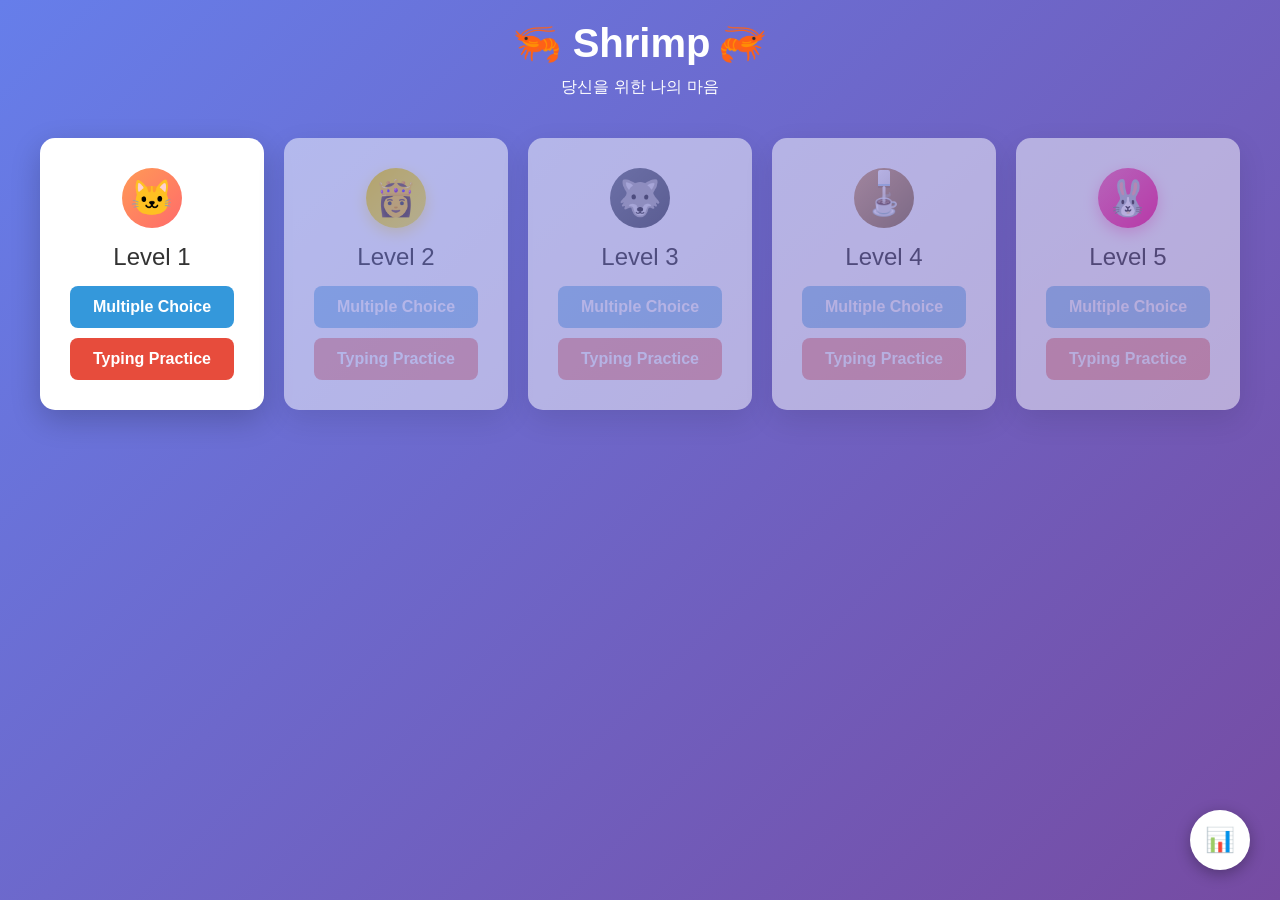
<file: main/index.html>
<!DOCTYPE html>
<html lang="ko">
<head>
    <meta charset="UTF-8">
    <meta name="viewport" content="width=device-width, initial-scale=1.0">
    <title>Shrimp - Vocabulary Learning</title>
    <link rel="stylesheet" href="styles.css">
</head>
<body>
    <div class="container">
        <div class="header">
            <h1>🦐 Shrimp<span class="mirror-shrimp" aria-hidden="true">🦐</span></h1>
            <p>당신을 위한 나의 마음</p>
        </div>

        <!-- 레벨 선택 화면 -->
        <div id="levelSelection">
            <div class="level-selection" id="levelGrid"></div>
        </div>

        <!-- 학습 모드 화면 -->
        <div id="learningMode" class="learning-mode">
            <div class="learning-container">
                <div class="learning-header">
                    <div>
                        <div class="learning-title" id="modeTitle"></div>
                        <div class="progress-info">
                            <span id="questionCounter">1 / 30</span>
                            <div class="progress-bar">
                                <div class="progress-fill" id="progressFill" style="width: 0%"></div>
                            </div>
                        </div>
                    </div>
                    <button class="action-btn back" onclick="backToLevelSelection()">← 돌아가기</button>
                </div>

                <!-- Multiple Choice 모드 -->
                <div id="mcMode">
                    <div class="question-container">
                        <div class="pos-label" id="mcPosLabel"></div>
                        <div class="question-text" id="koreanWord"></div>
                        <div class="example-sentence" id="mcExampleSentence"></div>
                        <div class="choices" id="choices"></div>
                        <div class="feedback" id="mcFeedback"></div>
                        <div class="action-buttons">
                            <button class="action-btn next" id="mcNextBtn" onclick="nextMCQuestion()" disabled>다음</button>
                        </div>
                    </div>
                </div>

                <!-- Typing Practice 모드 -->
                <div id="tpMode">
                    <div class="question-container">
                        <div class="pos-label" id="posLabel"></div>
                        <div class="question-text" id="englishWord"></div>
                        <div class="example-sentence" id="exampleSentence"></div>
                        <div class="typing-container">
                            <div class="input-boxes" id="inputBoxes"></div>
                            <div class="feedback" id="tpFeedback"></div>
                            <div class="action-buttons">
                                <button class="action-btn next" id="tpSubmitBtn" onclick="submitTypingPractice()">제출</button>
                                <button class="action-btn next" id="tpNextBtn" onclick="nextTPQuestion()" style="display:none;">다음</button>
                            </div>
                        </div>
                    </div>
                </div>
            </div>
        </div>

        <!-- 결과 모달 -->
        <div class="result-modal" id="resultModal">
            <div class="result-content">
                <div class="result-title" id="resultTitle"></div>
                <div class="result-score" id="resultScore"></div>
                <div class="result-message" id="resultMessage"></div>
                <div class="result-buttons">
                    <button class="result-btn retry" id="retryBtn" onclick="retryMode()">재시도</button>
                    <button class="result-btn home" onclick="backToLevelSelection()">돌아가기</button>
                </div>
            </div>
        </div>

        <!-- 통계 모달 -->
        <div class="stats-modal" id="statsModal">
            <div class="stats-content">
                <div class="stats-header">📊 학습 통계</div>
                
                <div class="stats-section">
                    <h3>전체 학습 현황</h3>
                    <div class="stat-item">
                        <span class="stat-label">총 학습한 단어 수</span>
                        <span class="stat-value" id="totalWords">0개</span>
                    </div>
                    <div class="stat-item">
                        <span class="stat-label">총 정답 수</span>
                        <span class="stat-value" id="totalCorrect">0개</span>
                    </div>
                    <div class="stat-item">
                        <span class="stat-label">전체 정답률</span>
                        <span class="stat-value" id="totalAccuracy">0%</span>
                    </div>
                    <div class="stat-item">
                        <span class="stat-label">완료한 레벨</span>
                        <span class="stat-value" id="completedLevels">0개</span>
                    </div>
                </div>

                <div class="stats-section">
                    <h3>자주 틀리는 단어 TOP 10</h3>
                    <div class="mistake-list" id="mistakeList">
                        <p style="text-align: center; color: #999;">아직 데이터가 없습니다.</p>
                    </div>
                </div>

                <button class="close-stats-btn" onclick="closeStatsModal()">닫기</button>
            </div>
        </div>

        <!-- 통계 버튼 -->
        <button class="stats-button" onclick="showStatsModal()">📊</button>
    </div>

    <!-- JavaScript 파일들 -->
    <script src="data.js"></script>
    <script src="storage.js"></script>
    <script src="ui.js"></script>
    <script src="quiz.js"></script>
    <script src="app.js"></script>
</body>
</html>
</file>
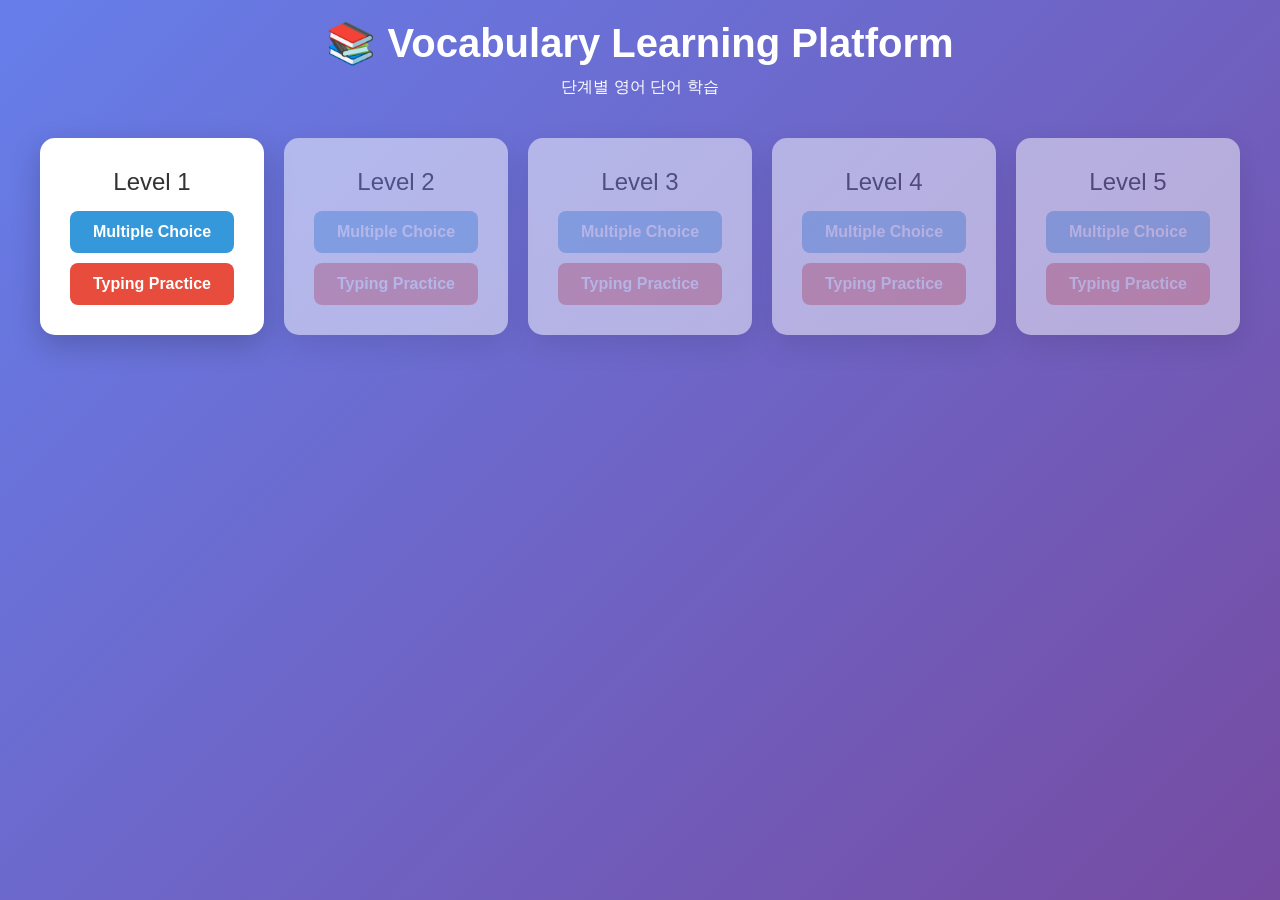
<file: dangsin.html>
<!DOCTYPE html>
<html lang="ko">
<head>
    <meta charset="UTF-8">
    <meta name="viewport" content="width=device-width, initial-scale=1.0">
    <title>Vocabulary Learning Platform</title>
    <style>
        * {
            margin: 0;
            padding: 0;
            box-sizing: border-box;
        }

        body {
            font-family: 'Segoe UI', Tahoma, Geneva, Verdana, sans-serif;
            background: linear-gradient(135deg, #667eea 0%, #764ba2 100%);
            min-height: 100vh;
            padding: 20px;
        }

        .container {
            max-width: 1200px;
            margin: 0 auto;
        }

        .header {
            text-align: center;
            color: white;
            margin-bottom: 40px;
        }

        .header h1 {
            font-size: 2.5em;
            margin-bottom: 10px;
        }

        .level-selection {
            display: grid;
            grid-template-columns: repeat(auto-fit, minmax(200px, 1fr));
            gap: 20px;
            margin-bottom: 40px;
        }

        .level-card {
            background: white;
            border-radius: 15px;
            padding: 30px;
            text-align: center;
            box-shadow: 0 10px 30px rgba(0, 0, 0, 0.2);
            transition: all 0.3s ease;
        }

        .level-card:hover:not(.disabled) {
            transform: translateY(-5px);
            box-shadow: 0 15px 40px rgba(0, 0, 0, 0.3);
        }

        .level-card.disabled {
            opacity: 0.5;
            cursor: not-allowed;
        }

        .level-title {
            font-size: 1.5em;
            color: #333;
            margin-bottom: 15px;
        }

        .mode-buttons {
            display: flex;
            gap: 10px;
            flex-direction: column;
        }

        .mode-btn {
            padding: 12px 15px;
            border: none;
            border-radius: 8px;
            font-size: 1em;
            cursor: pointer;
            transition: all 0.3s ease;
            font-weight: 600;
        }

        .mode-btn.mc {
            background: #3498db;
            color: white;
        }

        .mode-btn.mc:hover:not(:disabled) {
            background: #2980b9;
        }

        .mode-btn.tp {
            background: #e74c3c;
            color: white;
        }

        .mode-btn.tp:hover:not(:disabled) {
            background: #c0392b;
        }

        .mode-btn:disabled {
            opacity: 0.5;
            cursor: not-allowed;
        }

        .status-badge {
            display: inline-block;
            background: #2ecc71;
            color: white;
            padding: 5px 10px;
            border-radius: 20px;
            font-size: 0.8em;
            margin-top: 10px;
        }

        /* Learning Mode Styles */
        .learning-mode {
            display: none;
        }

        .learning-mode.active {
            display: block;
        }

        .learning-container {
            background: white;
            border-radius: 15px;
            padding: 40px;
            box-shadow: 0 10px 40px rgba(0, 0, 0, 0.2);
        }

        .learning-header {
            display: flex;
            justify-content: space-between;
            align-items: center;
            margin-bottom: 30px;
            border-bottom: 2px solid #ecf0f1;
            padding-bottom: 20px;
        }

        .learning-title {
            font-size: 1.8em;
            color: #333;
        }

        .progress-info {
            text-align: right;
            color: #666;
        }

        .progress-bar {
            width: 100%;
            height: 8px;
            background: #ecf0f1;
            border-radius: 10px;
            margin-top: 10px;
            overflow: hidden;
        }

        .progress-fill {
            height: 100%;
            background: #2ecc71;
            transition: width 0.3s ease;
        }

        .question-container {
            text-align: center;
            margin: 40px 0;
        }

        .question-text {
            font-size: 2.5em;
            color: #333;
            margin-bottom: 30px;
            font-weight: 600;
        }

        .pos-label {
            font-size: 0.9em;
            color: #7f8c8d;
            margin-bottom: 5px;
        }

        .example-sentence {
            font-size: 1.1em;
            color: #555;
            font-style: italic;
            margin-top: 15px;
            padding: 15px;
            background: #f8f9fa;
            border-left: 4px solid #3498db;
        }

        /* Multiple Choice */
        .choices {
            display: grid;
            grid-template-columns: repeat(2, 1fr);
            gap: 15px;
            margin-top: 30px;
        }

        .choice-btn {
            padding: 20px;
            font-size: 1.1em;
            border: 2px solid #bdc3c7;
            background: white;
            border-radius: 8px;
            cursor: pointer;
            transition: all 0.3s ease;
        }

        .choice-btn:hover {
            border-color: #3498db;
            background: #ecf0f1;
        }

        .choice-btn.selected.correct {
            background: #2ecc71;
            border-color: #27ae60;
            color: white;
        }

        .choice-btn.selected.incorrect {
            background: #e74c3c;
            border-color: #c0392b;
            color: white;
        }

        .choice-btn:disabled {
            cursor: not-allowed;
        }

        /* Typing Practice */
        .typing-container {
            margin-top: 30px;
        }

        .input-boxes {
            display: flex;
            gap: 5px;
            justify-content: center;
            flex-wrap: wrap;
            margin: 30px 0;
        }

        .input-box {
            width: 40px;
            height: 50px;
            border: 2px solid #bdc3c7;
            border-radius: 5px;
            text-align: center;
            font-size: 1.2em;
            font-weight: 600;
            transition: all 0.2s ease;
        }

        .input-box:focus {
            outline: none;
            border-color: #3498db;
            box-shadow: 0 0 10px rgba(52, 152, 219, 0.3);
        }

        .input-box.correct {
            background: #2ecc71;
            color: white;
            border-color: #27ae60;
        }

        .input-box.incorrect {
            background: #e74c3c;
            color: white;
            border-color: #c0392b;
        }

        .input-box:disabled {
            cursor: not-allowed;
        }

        /* Feedback */
        .feedback {
            margin-top: 20px;
            padding: 15px;
            border-radius: 8px;
            font-size: 1.1em;
            font-weight: 600;
            display: none;
        }

        .feedback.show {
            display: block;
        }

        .feedback.correct {
            background: #d4edda;
            color: #155724;
            border: 1px solid #c3e6cb;
        }

        .feedback.incorrect {
            background: #f8d7da;
            color: #721c24;
            border: 1px solid #f5c6cb;
        }

        /* Result Modal */
        .result-modal {
            display: none;
            position: fixed;
            top: 0;
            left: 0;
            width: 100%;
            height: 100%;
            background: rgba(0, 0, 0, 0.7);
            justify-content: center;
            align-items: center;
            z-index: 1000;
        }

        .result-modal.show {
            display: flex;
        }

        .result-content {
            background: white;
            padding: 40px;
            border-radius: 15px;
            text-align: center;
            max-width: 500px;
        }

        .result-title {
            font-size: 2em;
            margin-bottom: 20px;
            color: #333;
        }

        .result-score {
            font-size: 3em;
            font-weight: 700;
            margin: 20px 0;
            color: #3498db;
        }

        .result-message {
            font-size: 1.2em;
            margin: 20px 0;
            color: #555;
        }

        .result-buttons {
            display: flex;
            gap: 15px;
            margin-top: 30px;
            justify-content: center;
        }

        .result-btn {
            padding: 12px 25px;
            border: none;
            border-radius: 8px;
            font-size: 1em;
            font-weight: 600;
            cursor: pointer;
            transition: all 0.3s ease;
        }

        .result-btn.retry {
            background: #3498db;
            color: white;
        }

        .result-btn.retry:hover {
            background: #2980b9;
        }

        .result-btn.home {
            background: #95a5a6;
            color: white;
        }

        .result-btn.home:hover {
            background: #7f8c8d;
        }

        .action-buttons {
            display: flex;
            gap: 15px;
            margin-top: 30px;
            justify-content: center;
        }

        .action-btn {
            padding: 12px 25px;
            border: none;
            border-radius: 8px;
            font-size: 1em;
            font-weight: 600;
            cursor: pointer;
            transition: all 0.3s ease;
        }

        .action-btn.next {
            background: #3498db;
            color: white;
        }

        .action-btn.next:hover {
            background: #2980b9;
        }

        .action-btn.back {
            background: #95a5a6;
            color: white;
        }

        .action-btn.back:hover {
            background: #7f8c8d;
        }

        .action-btn:disabled {
            opacity: 0.5;
            cursor: not-allowed;
        }
    </style>
</head>
<body>
    <div class="container">
        <div class="header">
            <h1>📚 Vocabulary Learning Platform</h1>
            <p>단계별 영어 단어 학습</p>
        </div>

        <!-- Level Selection Screen -->
        <div id="levelSelection">
            <div class="level-selection" id="levelGrid"></div>
        </div>

        <!-- Learning Mode Screen -->
        <div id="learningMode" class="learning-mode">
            <div class="learning-container">
                <div class="learning-header">
                    <div>
                        <div class="learning-title" id="modeTitle"></div>
                        <div class="progress-info">
                            <span id="questionCounter">1 / 30</span>
                            <div class="progress-bar">
                                <div class="progress-fill" id="progressFill" style="width: 0%"></div>
                            </div>
                        </div>
                    </div>
                    <button class="action-btn back" onclick="backToLevelSelection()">← 돌아가기</button>
                </div>

                <!-- Multiple Choice Mode -->
                <div id="mcMode">
                    <div class="question-container">
                        <div class="question-text" id="koreanWord"></div>
                        <div class="choices" id="choices"></div>
                        <div class="feedback" id="mcFeedback"></div>
                        <div class="action-buttons">
                            <button class="action-btn next" id="mcNextBtn" onclick="nextMCQuestion()" disabled>다음</button>
                        </div>
                    </div>
                </div>

                <!-- Typing Practice Mode -->
                <div id="tpMode">
                    <div class="question-container">
                        <div class="pos-label" id="posLabel"></div>
                        <div class="question-text" id="englishWord"></div>
                        <div class="example-sentence" id="exampleSentence"></div>
                        <div class="typing-container">
                            <div class="input-boxes" id="inputBoxes"></div>
                            <div class="feedback" id="tpFeedback"></div>
                            <div class="action-buttons">
                                <button class="action-btn next" id="tpSubmitBtn" onclick="submitTypingPractice()">제출</button>
                                <button class="action-btn next" id="tpNextBtn" onclick="nextTPQuestion()" disabled>다음</button>
                            </div>
                        </div>
                    </div>
                </div>
            </div>
        </div>

        <!-- Result Modal -->
        <div class="result-modal" id="resultModal">
            <div class="result-content">
                <div class="result-title" id="resultTitle"></div>
                <div class="result-score" id="resultScore"></div>
                <div class="result-message" id="resultMessage"></div>
                <div class="result-buttons">
                    <button class="result-btn retry" id="retryBtn" onclick="retryMode()">재시도</button>
                    <button class="result-btn home" onclick="backToLevelSelection()">돌아가기</button>
                </div>
            </div>
        </div>
    </div>

    <script>
        // 전역 상태
        let currentLevel = null;
        let currentMode = null;
        let levelData = {};
        let currentQuestions = [];
        let currentQuestionIndex = 0;
        let score = 0;
        let answered = false;

        // localStorage 키
        const STORAGE_KEY = 'vocabProgress';

        // 초기화
        function initializeApp() {
            loadProgressFromStorage();
            loadLevelData();
            renderLevelSelection();
        }

        // Level 데이터 로드 (TOPIK 시험 출제 단어)
        function loadLevelData() {
            levelData = {
                1: [ // TOPIK II 3급 (중급 1)
                    { id: 1, english: "advantage", korean: "장점", pos: "noun", example: "The advantage of this product is the quality." },
                    { id: 2, english: "agriculture", korean: "농업", pos: "noun", example: "Agriculture is important for our country." },
                    { id: 3, english: "announce", korean: "공지하다", pos: "verb", example: "The school announced the new schedule." },
                    { id: 4, english: "approach", korean: "접근", pos: "noun", example: "A new approach to problem solving." },
                    { id: 5, english: "arrange", korean: "정렬하다", pos: "verb", example: "Arrange the books on the shelf." },
                    { id: 6, english: "attempt", korean: "시도", pos: "noun", example: "His attempt to win was successful." },
                    { id: 7, english: "attract", korean: "끌다", pos: "verb", example: "This event attracts many visitors." },
                    { id: 8, english: "authority", korean: "권위", pos: "noun", example: "The authority made a decision." },
                    { id: 9, english: "awareness", korean: "인식", pos: "noun", example: "Awareness of safety is important." },
                    { id: 10, english: "background", korean: "배경", pos: "noun", example: "His background is in engineering." },
                    { id: 11, english: "balance", korean: "균형", pos: "noun", example: "Maintain a balance between work and life." },
                    { id: 12, english: "barrier", korean: "장벽", pos: "noun", example: "Language is a barrier to communication." },
                    { id: 13, english: "basement", korean: "지하실", pos: "noun", example: "The basement is dark and cold." },
                    { id: 14, english: "behavior", korean: "행동", pos: "noun", example: "His behavior was very strange." },
                    { id: 15, english: "benefit", korean: "이점", pos: "noun", example: "Exercise has many health benefits." },
                    { id: 16, english: "broadcast", korean: "방송하다", pos: "verb", example: "The game will be broadcast live." },
                    { id: 17, english: "budget", korean: "예산", pos: "noun", example: "The government approved the budget." },
                    { id: 18, english: "burden", korean: "부담", pos: "noun", example: "This is a heavy burden to carry." },
                    { id: 19, english: "campaign", korean: "캠페인", pos: "noun", example: "The marketing campaign was successful." },
                    { id: 20, english: "capacity", korean: "용량", pos: "noun", example: "The stadium has a large capacity." },
                    { id: 21, english: "capture", korean: "포착하다", pos: "verb", example: "The camera captured a beautiful moment." },
                    { id: 22, english: "career", korean: "경력", pos: "noun", example: "She has a successful career." },
                    { id: 23, english: "casual", korean: "캐주얼한", pos: "adjective", example: "He wore casual clothes." },
                    { id: 24, english: "category", korean: "범주", pos: "noun", example: "Books are divided into categories." },
                    { id: 25, english: "challenge", korean: "도전", pos: "noun", example: "This is a big challenge." },
                    { id: 26, english: "character", korean: "성격", pos: "noun", example: "She has a strong character." },
                    { id: 27, english: "circumstance", korean: "상황", pos: "noun", example: "Under these circumstances, we must act." },
                    { id: 28, english: "claim", korean: "주장하다", pos: "verb", example: "He claims to be the winner." },
                    { id: 29, english: "clarify", korean: "명확히하다", pos: "verb", example: "Please clarify your position." },
                    { id: 30, english: "classify", korean: "분류하다", pos: "verb", example: "Classify these items by color." }
                ],
                2: [ // TOPIK II 4급 (중급 2)
                    { id: 1, english: "collaborate", korean: "협력하다", pos: "verb", example: "We should collaborate on this project." },
                    { id: 2, english: "commercial", korean: "상업적인", pos: "adjective", example: "This is a commercial building." },
                    { id: 3, english: "commission", korean: "위원회", pos: "noun", example: "The commission made a decision." },
                    { id: 4, english: "commitment", korean: "약속", pos: "noun", example: "He made a commitment to excellence." },
                    { id: 5, english: "commodity", korean: "상품", pos: "noun", example: "Oil is a valuable commodity." },
                    { id: 6, english: "common", korean: "공통의", pos: "adjective", example: "They have common interests." },
                    { id: 7, english: "communicate", korean: "소통하다", pos: "verb", example: "We need to communicate better." },
                    { id: 8, english: "community", korean: "커뮤니티", pos: "noun", example: "The community supports local businesses." },
                    { id: 9, english: "comparable", korean: "비교할 수 있는", pos: "adjective", example: "These prices are comparable." },
                    { id: 10, english: "comparative", korean: "비교의", pos: "adjective", example: "A comparative study was conducted." },
                    { id: 11, english: "compare", korean: "비교하다", pos: "verb", example: "Compare the two products." },
                    { id: 12, english: "competition", korean: "경쟁", pos: "noun", example: "The competition is fierce." },
                    { id: 13, english: "compile", korean: "편집하다", pos: "verb", example: "The team compiled the report." },
                    { id: 14, english: "complement", korean: "보완", pos: "noun", example: "This color is a nice complement." },
                    { id: 15, english: "complex", korean: "복잡한", pos: "adjective", example: "This is a complex problem." },
                    { id: 16, english: "component", korean: "구성 요소", pos: "noun", example: "Each component is important." },
                    { id: 17, english: "comprehensive", korean: "포괄적인", pos: "adjective", example: "A comprehensive review was done." },
                    { id: 18, english: "comprise", korean: "포함하다", pos: "verb", example: "The team comprises five members." },
                    { id: 19, english: "compromise", korean: "타협", pos: "noun", example: "We reached a compromise." },
                    { id: 20, english: "computation", korean: "계산", pos: "noun", example: "Mathematical computation is required." },
                    { id: 21, english: "concentrate", korean: "집중하다", pos: "verb", example: "Concentrate on your studies." },
                    { id: 22, english: "concern", korean: "관심", pos: "noun", example: "This is my main concern." },
                    { id: 23, english: "conclude", korean: "결론짓다", pos: "verb", example: "The meeting concluded successfully." },
                    { id: 24, english: "concurrent", korean: "동시의", pos: "adjective", example: "These events are concurrent." },
                    { id: 25, english: "conference", korean: "회의", pos: "noun", example: "The conference starts tomorrow." },
                    { id: 26, english: "confidence", korean: "자신감", pos: "noun", example: "She spoke with confidence." },
                    { id: 27, english: "confirm", korean: "확인하다", pos: "verb", example: "Please confirm your attendance." },
                    { id: 28, english: "conflict", korean: "갈등", pos: "noun", example: "There is a conflict between them." },
                    { id: 29, english: "confront", korean: "맞서다", pos: "verb", example: "We must confront the issues." },
                    { id: 30, english: "confusion", korean: "혼란", pos: "noun", example: "There is confusion about the rules." }
                ],
                3: [ // TOPIK II 4급 (중급 2)
                    { id: 1, english: "consequence", korean: "결과", pos: "noun", example: "This has serious consequences." },
                    { id: 2, english: "conservative", korean: "보수적인", pos: "adjective", example: "He has conservative views." },
                    { id: 3, english: "consider", korean: "고려하다", pos: "verb", example: "Please consider this option." },
                    { id: 4, english: "considerable", korean: "상당한", pos: "adjective", example: "A considerable amount of money." },
                    { id: 5, english: "consist", korean: "이루어지다", pos: "verb", example: "The team consists of experts." },
                    { id: 6, english: "consistency", korean: "일관성", pos: "noun", example: "We need consistency in our approach." },
                    { id: 7, english: "constant", korean: "끊임없는", pos: "adjective", example: "There is constant noise outside." },
                    { id: 8, english: "constitute", korean: "구성하다", pos: "verb", example: "These factors constitute the problem." },
                    { id: 9, english: "constraint", korean: "제약", pos: "noun", example: "There are budget constraints." },
                    { id: 10, english: "construct", korean: "건설하다", pos: "verb", example: "They will construct a new building." },
                    { id: 11, english: "consultation", korean: "상담", pos: "noun", example: "Free consultation is available." },
                    { id: 12, english: "consume", korean: "소비하다", pos: "verb", example: "People consume less during the crisis." },
                    { id: 13, english: "consumer", korean: "소비자", pos: "noun", example: "Consumer satisfaction is important." },
                    { id: 14, english: "consumption", korean: "소비", pos: "noun", example: "Energy consumption is rising." },
                    { id: 15, english: "contact", korean: "연락", pos: "noun", example: "Contact me if you need help." },
                    { id: 16, english: "contain", korean: "포함하다", pos: "verb", example: "The box contains books." },
                    { id: 17, english: "contemporary", korean: "현대의", pos: "adjective", example: "Contemporary art is interesting." },
                    { id: 18, english: "context", korean: "맥락", pos: "noun", example: "Understand the context first." },
                    { id: 19, english: "continual", korean: "계속된", pos: "adjective", example: "Continual improvement is needed." },
                    { id: 20, english: "continue", korean: "계속하다", pos: "verb", example: "The project will continue." },
                    { id: 21, english: "contract", korean: "계약", pos: "noun", example: "Sign the contract carefully." },
                    { id: 22, english: "contradict", korean: "모순되다", pos: "verb", example: "This contradicts what you said." },
                    { id: 23, english: "contrast", korean: "대조", pos: "noun", example: "There is a sharp contrast." },
                    { id: 24, english: "contribute", korean: "기여하다", pos: "verb", example: "Everyone should contribute ideas." },
                    { id: 25, english: "contribution", korean: "기여", pos: "noun", example: "His contribution was significant." },
                    { id: 26, english: "control", korean: "통제", pos: "noun", example: "Control the situation carefully." },
                    { id: 27, english: "convention", korean: "관례", pos: "noun", example: "Follow the convention." },
                    { id: 28, english: "conversation", korean: "대화", pos: "noun", example: "We had a good conversation." },
                    { id: 29, english: "convert", korean: "변환하다", pos: "verb", example: "Convert the file to PDF." },
                    { id: 30, english: "cooperate", korean: "협력하다", pos: "verb", example: "Please cooperate with us." }
                ],
                4: [ // TOPIK II 5급 (고급 1)
                    { id: 1, english: "coordinate", korean: "조정하다", pos: "verb", example: "Coordinate the team efforts." },
                    { id: 2, english: "corporation", korean: "기업", pos: "noun", example: "The corporation is expanding." },
                    { id: 3, english: "correspond", korean: "상응하다", pos: "verb", example: "This corresponds to the previous data." },
                    { id: 4, english: "correspondence", korean: "서신", pos: "noun", example: "Keep the correspondence filed." },
                    { id: 5, english: "corridor", korean: "복도", pos: "noun", example: "The corridor is long." },
                    { id: 6, english: "corruption", korean: "부패", pos: "noun", example: "Fight against corruption." },
                    { id: 7, english: "council", korean: "위원회", pos: "noun", example: "The council met today." },
                    { id: 8, english: "counsel", korean: "조언", pos: "noun", example: "Seek legal counsel." },
                    { id: 9, english: "counter", korean: "대응하다", pos: "verb", example: "Counter the attack effectively." },
                    { id: 10, english: "countless", korean: "무수한", pos: "adjective", example: "There are countless possibilities." },
                    { id: 11, english: "couple", korean: "한 쌍", pos: "noun", example: "The couple got married." },
                    { id: 12, english: "courageous", korean: "용감한", pos: "adjective", example: "A courageous decision." },
                    { id: 13, english: "courtesy", korean: "예의", pos: "noun", example: "Show courtesy to others." },
                    { id: 14, english: "coverage", korean: "범위", pos: "noun", example: "Insurance coverage is important." },
                    { id: 15, english: "craft", korean: "만들다", pos: "verb", example: "Craft a perfect plan." },
                    { id: 16, english: "crash", korean: "충돌", pos: "noun", example: "The plane crash was tragic." },
                    { id: 17, english: "credibility", korean: "신뢰성", pos: "noun", example: "Maintain credibility." },
                    { id: 18, english: "credit", korean: "신용", pos: "noun", example: "Buy on credit." },
                    { id: 19, english: "cricket", korean: "크리켓", pos: "noun", example: "Cricket is popular in India." },
                    { id: 20, english: "criminal", korean: "범죄자", pos: "noun", example: "The criminal was caught." },
                    { id: 21, english: "criteria", korean: "기준", pos: "noun", example: "Meet the criteria." },
                    { id: 22, english: "critical", korean: "중요한", pos: "adjective", example: "This is critical timing." },
                    { id: 23, english: "criticism", korean: "비판", pos: "noun", example: "Accept constructive criticism." },
                    { id: 24, english: "crop", korean: "농작물", pos: "noun", example: "The crop failed this year." },
                    { id: 25, english: "crucial", korean: "중요한", pos: "adjective", example: "This is a crucial moment." },
                    { id: 26, english: "crude", korean: "원유", pos: "noun", example: "Crude oil prices rose." },
                    { id: 27, english: "cruise", korean: "유람선", pos: "noun", example: "Take a cruise vacation." },
                    { id: 28, english: "crystal", korean: "수정", pos: "noun", example: "A beautiful crystal glass." },
                    { id: 29, english: "cultivate", korean: "재배하다", pos: "verb", example: "Cultivate good habits." },
                    { id: 30, english: "curiosity", korean: "호기심", pos: "noun", example: "Curiosity killed the cat." }
                ],
                5: [ // TOPIK II 5급 (고급 1)
                    { id: 1, english: "currency", korean: "화폐", pos: "noun", example: "The currency is strong." },
                    { id: 2, english: "current", korean: "현재의", pos: "adjective", example: "The current situation." },
                    { id: 3, english: "curriculum", korean: "교과과정", pos: "noun", example: "The curriculum is updated." },
                    { id: 4, english: "cushion", korean: "쿠션", pos: "noun", example: "A soft cushion." },
                    { id: 5, english: "custody", korean: "양육권", pos: "noun", example: "Child custody laws." },
                    { id: 6, english: "customary", korean: "관례적인", pos: "adjective", example: "Customary practice." },
                    { id: 7, english: "customer", korean: "고객", pos: "noun", example: "The customer is always right." },
                    { id: 8, english: "cycle", korean: "순환", pos: "noun", example: "The economic cycle." },
                    { id: 9, english: "database", korean: "데이터베이스", pos: "noun", example: "Access the database." },
                    { id: 10, english: "deadline", korean: "마감기한", pos: "noun", example: "Meet the deadline." },
                    { id: 11, english: "debate", korean: "토론", pos: "noun", example: "Join the debate." },
                    { id: 12, english: "debris", korean: "잔해", pos: "noun", example: "Clean up the debris." },
                    { id: 13, english: "decade", korean: "십년", pos: "noun", example: "Over a decade ago." },
                    { id: 14, english: "decentralize", korean: "분산시키다", pos: "verb", example: "Decentralize the system." },
                    { id: 15, english: "decent", korean: "괜찮은", pos: "adjective", example: "A decent salary." },
                    { id: 16, english: "decide", korean: "결정하다", pos: "verb", example: "Decide quickly." },
                    { id: 17, english: "decision", korean: "결정", pos: "noun", example: "Make a final decision." },
                    { id: 18, english: "declaration", korean: "선언", pos: "noun", example: "The declaration was announced." },
                    { id: 19, english: "decline", korean: "거절하다", pos: "verb", example: "Decline the offer politely." },
                    { id: 20, english: "decode", korean: "해독하다", pos: "verb", example: "Decode the message." },
                    { id: 21, english: "dedicate", korean: "헌신하다", pos: "verb", example: "Dedicate yourself to work." },
                    { id: 22, english: "deduction", korean: "공제", pos: "noun", example: "Tax deduction." },
                    { id: 23, english: "defendant", korean: "피고", pos: "noun", example: "The defendant was acquitted." },
                    { id: 24, english: "defense", korean: "방어", pos: "noun", example: "National defense." },
                    { id: 25, english: "deficit", korean: "적자", pos: "noun", example: "Budget deficit." },
                    { id: 26, english: "definite", korean: "확실한", pos: "adjective", example: "A definite answer." },
                    { id: 27, english: "definition", korean: "정의", pos: "noun", example: "Give a clear definition." },
                    { id: 28, english: "degree", korean: "학위", pos: "noun", example: "Earn a degree." },
                    { id: 29, english: "deliberate", korean: "의도적인", pos: "adjective", example: "A deliberate choice." },
                    { id: 30, english: "delicate", korean: "섬세한", pos: "adjective", example: "Delicate handling required." }
                ]
            };
        }

        // localStorage에서 진행 상태 로드
        function loadProgressFromStorage() {
            const saved = localStorage.getItem(STORAGE_KEY);
            if (!saved) {
                initializeProgress();
                return;
            }
            window.progress = JSON.parse(saved);
        }

        // 진행 상태 초기화
        function initializeProgress() {
            window.progress = {
                levels: {}
            };
            for (let i = 1; i <= 5; i++) {
                window.progress.levels[i] = {
                    mcPassed: false,
                    tpPassed: false,
                    mcScore: 0,
                    tpScore: 0
                };
            }
            saveProgressToStorage();
        }

        // localStorage에 진행 상태 저장
        function saveProgressToStorage() {
            localStorage.setItem(STORAGE_KEY, JSON.stringify(window.progress));
        }

        // 레벨 선택 화면 렌더링
        function renderLevelSelection() {
            const levelGrid = document.getElementById('levelGrid');
            levelGrid.innerHTML = '';

            for (let i = 1; i <= 5; i++) {
                const levelInfo = window.progress.levels[i];
                const isUnlocked = i === 1 || (window.progress.levels[i - 1].mcPassed && window.progress.levels[i - 1].tpPassed);
                
                const card = document.createElement('div');
                card.className = `level-card ${isUnlocked ? '' : 'disabled'}`;

                let statusHTML = '';
                if (levelInfo.mcPassed && levelInfo.tpPassed) {
                    statusHTML = '<div class="status-badge">✓ 완료</div>';
                }

                card.innerHTML = `
                    <div class="level-title">Level ${i}</div>
                    <div class="mode-buttons">
                        <button class="mode-btn mc" ${isUnlocked ? '' : 'disabled'} onclick="startMode(${i}, 'mc')">
                            Multiple Choice
                        </button>
                        <button class="mode-btn tp" ${isUnlocked ? '' : 'disabled'} onclick="startMode(${i}, 'tp')">
                            Typing Practice
                        </button>
                    </div>
                    ${statusHTML}
                `;
                levelGrid.appendChild(card);
            }

            document.getElementById('levelSelection').style.display = 'block';
            document.getElementById('learningMode').classList.remove('active');
        }

        // 학습 모드 시작
        function startMode(level, mode) {
            currentLevel = level;
            currentMode = mode;
            currentQuestionIndex = 0;
            score = 0;
            answered = false;

            // 문제 순서 랜덤화
            currentQuestions = [...levelData[level]].sort(() => Math.random() - 0.5);

            document.getElementById('levelSelection').style.display = 'none';
            document.getElementById('learningMode').classList.add('active');

            // 모드별 UI 표시
            document.getElementById('mcMode').style.display = mode === 'mc' ? 'block' : 'none';
            document.getElementById('tpMode').style.display = mode === 'tp' ? 'block' : 'none';

            const modeTitle = mode === 'mc' ? `Level ${level} - Multiple Choice` : `Level ${level} - Typing Practice`;
            document.getElementById('modeTitle').textContent = modeTitle;

            if (mode === 'mc') {
                displayMCQuestion();
            } else {
                displayTPQuestion();
            }
        }

        // Multiple Choice 문제 표시
        function displayMCQuestion() {
            if (currentQuestionIndex >= currentQuestions.length) {
                showResultModal();
                return;
            }

            answered = false;
            document.getElementById('mcFeedback').classList.remove('show');
            document.getElementById('mcNextBtn').disabled = true;

            const question = currentQuestions[currentQuestionIndex];
            document.getElementById('koreanWord').textContent = question.korean;

            // 보기 생성 (정답 + 3개 오답)
            const answers = [question.english];
            const otherWords = currentQuestions.filter(q => q.id !== question.id);
            while (answers.length < 4) {
                const randomWord = otherWords[Math.floor(Math.random() * otherWords.length)].english;
                if (!answers.includes(randomWord)) {
                    answers.push(randomWord);
                }
            }
            answers.sort(() => Math.random() - 0.5);

            const choicesDiv = document.getElementById('choices');
            choicesDiv.innerHTML = '';
            answers.forEach((answer, idx) => {
                const btn = document.createElement('button');
                btn.className = 'choice-btn';
                btn.textContent = answer;
                btn.onclick = () => selectMCAnswer(answer, question.english, idx);
                choicesDiv.appendChild(btn);
            });

            updateProgress();
        }

        // MC 답변 선택
        function selectMCAnswer(selected, correct, idx) {
            if (answered) return;
            answered = true;

            const isCorrect = selected === correct;
            if (isCorrect) score++;

            const choiceBtns = document.querySelectorAll('.choice-btn');
            choiceBtns.forEach((btn, i) => {
                btn.disabled = true;
                if (i === idx) {
                    btn.classList.add('selected', isCorrect ? 'correct' : 'incorrect');
                }
            });

            const feedback = document.getElementById('mcFeedback');
            feedback.textContent = isCorrect ? '✓ 정답입니다!' : `✗ 오답입니다. 정답: ${correct}`;
            feedback.classList.add('show', isCorrect ? 'correct' : 'incorrect');
            document.getElementById('mcNextBtn').disabled = false;
        }

        // MC 다음 문제
        function nextMCQuestion() {
            currentQuestionIndex++;
            if (currentQuestionIndex >= currentQuestions.length) {
                showResultModal();
            } else {
                displayMCQuestion();
            }
        }

        // Typing Practice 문제 표시
        function displayTPQuestion() {
            if (currentQuestionIndex >= currentQuestions.length) {
                showResultModal();
                return;
            }

            answered = false;
            document.getElementById('tpFeedback').classList.remove('show');
            document.getElementById('tpSubmitBtn').disabled = false;
            document.getElementById('tpNextBtn').disabled = true;

            const question = currentQuestions[currentQuestionIndex];
            document.getElementById('posLabel').textContent = `(${question.pos})`;
            document.getElementById('englishWord').textContent = question.english;
            document.getElementById('exampleSentence').textContent = `"${question.example}"`;

            // 입력 박스 생성
            const inputBoxes = document.getElementById('inputBoxes');
            inputBoxes.innerHTML = '';
            for (let i = 0; i < question.korean.length; i++) {
                const input = document.createElement('input');
                input.type = 'text';
                input.className = 'input-box';
                input.maxLength = 1;
                input.onkeydown = (e) => {
                    if (e.key === 'Backspace') {
                        e.preventDefault();
                        input.value = '';
                        if (i > 0) {
                            inputBoxes.children[i - 1].focus();
                        }
                    }
                };
                input.onkeyup = (e) => {
                    if (e.target.value.length === 1 && i < question.korean.length - 1) {
                        inputBoxes.children[i + 1].focus();
                    }
                };
                inputBoxes.appendChild(input);
            }

            if (inputBoxes.children.length > 0) {
                inputBoxes.children[0].focus();
            }

            updateProgress();
        }

        // TP 제출
        function submitTypingPractice() {
            if (answered) return;
            answered = true;

            const question = currentQuestions[currentQuestionIndex];
            const inputBoxes = Array.from(document.querySelectorAll('.input-box'));
            const userAnswer = inputBoxes.map(box => box.value).join('');
            const isCorrect = userAnswer === question.korean;

            if (isCorrect) score++;

            inputBoxes.forEach((box, idx) => {
                box.disabled = true;
                if (userAnswer[idx] === question.korean[idx]) {
                    box.classList.add('correct');
                } else {
                    box.classList.add('incorrect');
                }
            });

            const feedback = document.getElementById('tpFeedback');
            feedback.textContent = isCorrect ? '✓ 정답입니다!' : `✗ 오답입니다. 정답: ${question.korean}`;
            feedback.classList.add('show', isCorrect ? 'correct' : 'incorrect');

            document.getElementById('tpSubmitBtn').disabled = true;
            document.getElementById('tpNextBtn').disabled = false;
        }

        // TP 다음 문제
        function nextTPQuestion() {
            currentQuestionIndex++;
            if (currentQuestionIndex >= currentQuestions.length) {
                showResultModal();
            } else {
                displayTPQuestion();
            }
        }

        // 결과 모달 표시
        function showResultModal() {
            const passScore = 27; // 30문제 중 27문제 이상
            const isPassed = score >= passScore;
            const percentage = Math.round((score / 30) * 100);

            document.getElementById('resultTitle').textContent = isPassed ? '축하합니다! 🎉' : '다시 시도해주세요 📝';
            document.getElementById('resultScore').textContent = `${score} / 30`;
            document.getElementById('resultMessage').textContent = `정답률: ${percentage}% ${isPassed ? '통과했습니다!' : '통과하지 못했습니다.'}`;

            // 진행 상태 저장
            if (isPassed) {
                if (currentMode === 'mc') {
                    window.progress.levels[currentLevel].mcPassed = true;
                    window.progress.levels[currentLevel].mcScore = score;
                } else {
                    window.progress.levels[currentLevel].tpPassed = true;
                    window.progress.levels[currentLevel].tpScore = score;
                }
                saveProgressToStorage();
            }

            document.getElementById('resultModal').classList.add('show');
        }

        // 재시도
        function retryMode() {
            document.getElementById('resultModal').classList.remove('show');
            startMode(currentLevel, currentMode);
        }

        // 돌아가기
        function backToLevelSelection() {
            document.getElementById('resultModal').classList.remove('show');
            document.getElementById('learningMode').classList.remove('active');
            renderLevelSelection();
        }

        // 진행률 업데이트
        function updateProgress() {
            const total = currentQuestions.length;
            const current = currentQuestionIndex + 1;
            document.getElementById('questionCounter').textContent = `${current} / ${total}`;
            const percentage = (current / total) * 100;
            document.getElementById('progressFill').style.width = `${percentage}%`;
        }

        // 앱 시작
        window.addEventListener('DOMContentLoaded', initializeApp);
    </script>
</body>
</html>
</file>
<file: main/styles.css>
/* ========== 기본 스타일 ========== */
* {
    margin: 0;
    padding: 0;
    box-sizing: border-box;
}

body {
    font-family: 'Segoe UI', Tahoma, Geneva, Verdana, sans-serif;
    background: linear-gradient(135deg, #667eea 0%, #764ba2 100%);
    min-height: 100vh;
    padding: 20px;
}

.container {
    max-width: 1200px;
    margin: 0 auto;
}

/* ========== 헤더 ========== */
.header {
    text-align: center;
    color: white;
    margin-bottom: 40px;
}

.header h1 {
    font-size: 2.5em;
    margin-bottom: 10px;
}

.mirror-shrimp {
    display: inline-block;
    transform: scaleX(-1);
    margin-left: 8px;
}

/* ========== 레벨 선택 ========== */
.level-selection {
    display: grid;
    grid-template-columns: repeat(auto-fit, minmax(200px, 1fr));
    gap: 20px;
    margin-bottom: 40px;
}

.level-card {
    background: white;
    border-radius: 15px;
    padding: 30px;
    text-align: center;
    box-shadow: 0 10px 30px rgba(0, 0, 0, 0.2);
    transition: all 0.3s ease;
}

.level-card:hover:not(.disabled) {
    transform: translateY(-5px);
    box-shadow: 0 15px 40px rgba(0, 0, 0, 0.3);
}

.level-card.disabled {
    opacity: 0.5;
    cursor: not-allowed;
}

/* ========== 레벨 아이콘 (공통) ========== */
.level-icon {
    width: 60px;
    height: 60px;
    margin: 0 auto 15px;
    position: relative;
    border-radius: 50%;
    display: flex;
    align-items: center;
    justify-content: center;
}

/* ========== Level 1-5 (기존 아이콘) ========== */

/* 고양이 아이콘 (Level 1) */
.level-icon.cat {
    background: linear-gradient(135deg, #ff9a56 0%, #ff6b6b 100%);
}

.level-icon.cat::before {
    content: '🐱';
    font-size: 35px;
    position: absolute;
}

/* 공주 아이콘 (Level 2) */
.level-icon.princess {
    background: linear-gradient(135deg, #ffd700 0%, #ffed4e 100%);
    box-shadow: 0 5px 15px rgba(255, 215, 0, 0.4);
}

.level-icon.princess::before {
    content: '👸';
    font-size: 35px;
    position: absolute;
}

/* 늑대 아이콘 (Level 3) */
.level-icon.wolf {
    background: linear-gradient(135deg, #6c757d 0%, #495057 100%);
}

.level-icon.wolf::before {
    content: '🐺';
    font-size: 35px;
    position: absolute;
}

/* 커피 아이콘 (Level 4) */
.level-icon.coffee {
    background: linear-gradient(135deg, #d4a574 0%, #8b6f47 100%);
}

.level-icon.coffee::before {
    content: '';
    position: absolute;
    width: 12px;
    height: 16px;
    background: linear-gradient(135deg, #ffffff 0%, #e8e8e8 100%);
    top: 2px;
    left: 50%;
    transform: translateX(-50%);
    border-radius: 2px 2px 0 0;
    box-shadow: 
        0 2px 0 rgba(0,0,0,0.1),
        inset 0 -2px 0 rgba(52, 152, 219, 0.3);
}

.level-icon.coffee::after {
    content: '';
    position: absolute;
    width: 3px;
    height: 18px;
    background: linear-gradient(180deg, rgba(255,255,255,0.9) 0%, rgba(255,255,255,0.5) 100%);
    top: 18px;
    left: 50%;
    transform: translateX(-50%);
    border-radius: 2px;
}

.level-icon.coffee .cup {
    position: absolute;
    font-size: 22px;
    bottom: 10px;
    left: 50%;
    transform: translateX(-50%);
}

/* 토끼 아이콘 (Level 5) */
.level-icon.snitch {
    background: linear-gradient(135deg, #ff69b4 0%, #ff1493 100%);
    box-shadow: 0 5px 15px rgba(255, 105, 180, 0.5);
}

.level-icon.snitch::before {
    content: '🐰';
    font-size: 35px;
    position: absolute;
}

/* ========== Level 6-20 (해리포터 테마 이모지) ========== */

/* Level 6: 마법지팡이 */
.level-icon.book {
    background: linear-gradient(135deg, #8b4513 0%, #654321 100%);
}

.level-icon.book::before {
    content: '🪄';
    font-size: 35px;
    position: absolute;
}

/* Level 7: 마법책 */
.level-icon.briefcase {
    background: linear-gradient(135deg, #8b0000 0%, #dc143c 100%);
}

.level-icon.briefcase::before {
    content: '📖';
    font-size: 35px;
    position: absolute;
}

/* Level 8: 마법사 */
.level-icon.scale {
    background: linear-gradient(135deg, #4b0082 0%, #8a2be2 100%);
}

.level-icon.scale::before {
    content: '🧙';
    font-size: 35px;
    position: absolute;
}

/* Level 9: 호그와트 성 */
.level-icon.newspaper {
    background: linear-gradient(135deg, #2f4f4f 0%, #696969 100%);
}

.level-icon.newspaper::before {
    content: '🏰';
    font-size: 35px;
    position: absolute;
}

/* Level 10: 그리핀도르 사자 */
.level-icon.globe {
    background: linear-gradient(135deg, #740001 0%, #ae0001 100%);
    box-shadow: 0 5px 15px rgba(174, 0, 1, 0.4);
}

.level-icon.globe::before {
    content: '🦁';
    font-size: 35px;
    position: absolute;
}

/* Level 11: 슬리데린 뱀 */
.level-icon.money {
    background: linear-gradient(135deg, #1a472a 0%, #2a623d 100%);
}

.level-icon.money::before {
    content: '🐍';
    font-size: 35px;
    position: absolute;
}

/* Level 12: 래번클로 독수리 */
.level-icon.microscope {
    background: linear-gradient(135deg, #0e1a40 0%, #222f5b 100%);
}

.level-icon.microscope::before {
    content: '🦅';
    font-size: 35px;
    position: absolute;
}

/* Level 13: 후플푸프 오소리 */
.level-icon.government {
    background: linear-gradient(135deg, #ecb939 0%, #f0c75e 100%);
}

.level-icon.government::before {
    content: '🦡';
    font-size: 35px;
    position: absolute;
}

/* Level 14: 현자의 돌 (1편) */
.level-icon.chart {
    background: linear-gradient(135deg, #dc143c 0%, #8b0000 100%);
    box-shadow: 0 5px 15px rgba(220, 20, 60, 0.5);
}

.level-icon.chart::before {
    content: '💎';
    font-size: 35px;
    position: absolute;
}

/* Level 15: 비밀 일기 (2편) */
.level-icon.plant {
    background: linear-gradient(135deg, #2f4f4f 0%, #000000 100%);
}

.level-icon.plant::before {
    content: '📔';
    font-size: 35px;
    position: absolute;
}

/* Level 16: 늑대인간 (3편) */
.level-icon.palette {
    background: linear-gradient(135deg, #4a4a4a 0%, #2c2c2c 100%);
}

.level-icon.palette::before {
    content: '🐺';
    font-size: 35px;
    position: absolute;
}

/* Level 17: 트라이위저드 컵 (4편) */
.level-icon.literature {
    background: linear-gradient(135deg, #ffd700 0%, #ffed4e 100%);
    box-shadow: 0 5px 15px rgba(255, 215, 0, 0.5);
}

.level-icon.literature::before {
    content: '🏆';
    font-size: 35px;
    position: absolute;
}

/* Level 18: 예언의 구슬 (5편) */
.level-icon.brain {
    background: linear-gradient(135deg, #4169e1 0%, #1e90ff 100%);
    box-shadow: 0 5px 15px rgba(30, 144, 255, 0.4);
}

.level-icon.brain::before {
    content: '🔮';
    font-size: 35px;
    position: absolute;
}

/* Level 19: 행운의 물약 (6편) */
.level-icon.graduation {
    background: linear-gradient(135deg, #228b22 0%, #32cd32 100%);
}

.level-icon.graduation::before {
    content: '⚗️';
    font-size: 35px;
    position: absolute;
}

/* Level 20: 스니치 (최종 보스) */
.level-icon.scroll {
    background: linear-gradient(135deg, #87ceeb 0%, #4682b4 100%);
    box-shadow: 0 5px 15px rgba(135, 206, 235, 0.5);
    overflow: visible;
}

.level-icon.scroll::before {
    content: '';
    position: absolute;
    width: 15px;
    height: 15px;
    background: radial-gradient(circle, #ffd700 0%, #daa520 100%);
    border-radius: 50%;
    top: 15px;
    left: 18px;
    box-shadow: 
        -12px -2px 0 -6px #daa520,
        -14px -4px 0 -6px #daa520,
        -16px -3px 0 -6px #daa520,
        12px -2px 0 -6px #daa520,
        14px -4px 0 -6px #daa520,
        16px -3px 0 -6px #daa520,
        0 0 10px rgba(255, 215, 0, 0.6);
}

.level-icon.scroll::after {
    content: '🧹';
    font-size: 28px;
    position: absolute;
    bottom: 5px;
    right: 8px;
    transform: rotate(30deg);
}

/* ========== 레벨 카드 내용 ========== */
.level-title {
    font-size: 1.5em;
    color: #333;
    margin-bottom: 15px;
}

.mode-buttons {
    display: flex;
    gap: 10px;
    flex-direction: column;
}

.mode-btn {
    padding: 12px 15px;
    border: none;
    border-radius: 8px;
    font-size: 1em;
    cursor: pointer;
    transition: all 0.3s ease;
    font-weight: 600;
}

.mode-btn.mc {
    background: #3498db;
    color: white;
}

.mode-btn.mc:hover:not(:disabled) {
    background: #2980b9;
}

.mode-btn.tp {
    background: #e74c3c;
    color: white;
}

.mode-btn.tp:hover:not(:disabled) {
    background: #c0392b;
}

.mode-btn:disabled {
    opacity: 0.5;
    cursor: not-allowed;
}

.status-badge {
    display: inline-block;
    background: #2ecc71;
    color: white;
    padding: 5px 10px;
    border-radius: 20px;
    font-size: 0.8em;
    margin-top: 10px;
}

.score-display {
    font-size: 0.85em;
    color: #666;
    margin-top: 8px;
}

.score-display .mc-score,
.score-display .tp-score {
    display: inline-block;
    margin: 0 5px;
    padding: 3px 8px;
    background: #ecf0f1;
    border-radius: 10px;
}

/* ========== 학습 모드 ========== */
.learning-mode {
    display: none;
}

.learning-mode.active {
    display: block;
}

.learning-container {
    background: white;
    border-radius: 15px;
    padding: 40px;
    box-shadow: 0 10px 40px rgba(0, 0, 0, 0.2);
}

.learning-header {
    display: flex;
    justify-content: space-between;
    align-items: center;
    margin-bottom: 30px;
    border-bottom: 2px solid #ecf0f1;
    padding-bottom: 20px;
}

.learning-title {
    font-size: 1.8em;
    color: #333;
}

.progress-info {
    text-align: right;
    color: #666;
}

.progress-bar {
    width: 100%;
    height: 8px;
    background: #ecf0f1;
    border-radius: 10px;
    margin-top: 10px;
    overflow: hidden;
}

.progress-fill {
    height: 100%;
    background: #2ecc71;
    transition: width 0.3s ease;
}

/* ========== 문제 컨테이너 ========== */
.question-container {
    text-align: center;
    margin: 40px 0;
}

.question-text {
    font-size: 2.5em;
    color: #333;
    margin-bottom: 30px;
    font-weight: 600;
}

.pos-label {
    font-size: 0.9em;
    color: #7f8c8d;
    margin-bottom: 5px;
}

.example-sentence {
    font-size: 1.1em;
    color: #555;
    font-style: italic;
    margin-top: 15px;
    padding: 15px;
    background: #f8f9fa;
    border-left: 4px solid #3498db;
}

/* ========== Multiple Choice ========== */
.choices {
    display: grid;
    grid-template-columns: repeat(2, 1fr);
    gap: 15px;
    margin-top: 30px;
}

.choice-btn {
    padding: 20px;
    font-size: 1.1em;
    border: 2px solid #bdc3c7;
    background: white;
    border-radius: 8px;
    cursor: pointer;
    transition: all 0.3s ease;
}

.choice-btn:hover {
    border-color: #3498db;
    background: #ecf0f1;
}

.choice-btn.selected.correct {
    background: #2ecc71;
    border-color: #27ae60;
    color: white;
}

.choice-btn.selected.incorrect {
    background: #e74c3c;
    border-color: #c0392b;
    color: white;
}

.choice-btn:disabled {
    cursor: not-allowed;
}

/* ========== Typing Practice ========== */
.typing-container {
    margin-top: 30px;
}

.input-boxes {
    display: flex;
    gap: 5px;
    justify-content: center;
    flex-wrap: wrap;
    margin: 30px 0;
}

.input-box {
    width: 40px;
    height: 50px;
    border: 2px solid #bdc3c7;
    border-radius: 5px;
    text-align: center;
    font-size: 1.2em;
    font-weight: 600;
    transition: all 0.2s ease;
}

.input-box:focus {
    outline: none;
    border-color: #3498db;
    box-shadow: 0 0 10px rgba(52, 152, 219, 0.3);
}

.input-box.correct {
    background: #2ecc71;
    color: white;
    border-color: #27ae60;
}

.input-box.incorrect {
    background: #e74c3c;
    color: white;
    border-color: #c0392b;
}

.input-box:disabled {
    cursor: not-allowed;
}

/* ========== 피드백 ========== */
.feedback {
    margin-top: 20px;
    padding: 15px;
    border-radius: 8px;
    font-size: 1.1em;
    font-weight: 600;
    display: none;
}

.feedback.show {
    display: block;
}

.feedback.correct {
    background: #d4edda;
    color: #155724;
    border: 1px solid #c3e6cb;
}

.feedback.incorrect {
    background: #f8d7da;
    color: #721c24;
    border: 1px solid #f5c6cb;
}

/* ========== 액션 버튼 ========== */
.action-buttons {
    display: flex;
    gap: 15px;
    margin-top: 30px;
    justify-content: center;
}

.action-btn {
    padding: 12px 25px;
    border: none;
    border-radius: 8px;
    font-size: 1em;
    font-weight: 600;
    cursor: pointer;
    transition: all 0.3s ease;
}

.action-btn.next {
    background: #3498db;
    color: white;
}

.action-btn.next:hover {
    background: #2980b9;
}

.action-btn.back {
    background: #95a5a6;
    color: white;
}

.action-btn.back:hover {
    background: #7f8c8d;
}

.action-btn:disabled {
    opacity: 0.5;
    cursor: not-allowed;
}

/* ========== 결과 모달 ========== */
.result-modal {
    display: none;
    position: fixed;
    top: 0;
    left: 0;
    width: 100%;
    height: 100%;
    background: rgba(0, 0, 0, 0.7);
    justify-content: center;
    align-items: center;
    z-index: 1000;
}

.result-modal.show {
    display: flex;
}

.result-content {
    background: white;
    padding: 40px;
    border-radius: 15px;
    text-align: center;
    max-width: 500px;
}

.result-title {
    font-size: 2em;
    margin-bottom: 20px;
    color: #333;
}

.result-score {
    font-size: 3em;
    font-weight: 700;
    margin: 20px 0;
    color: #3498db;
}

.result-message {
    font-size: 1.2em;
    margin: 20px 0;
    color: #555;
}

.result-buttons {
    display: flex;
    gap: 15px;
    margin-top: 30px;
    justify-content: center;
}

.result-btn {
    padding: 12px 25px;
    border: none;
    border-radius: 8px;
    font-size: 1em;
    font-weight: 600;
    cursor: pointer;
    transition: all 0.3s ease;
}

.result-btn.retry {
    background: #3498db;
    color: white;
}

.result-btn.retry:hover {
    background: #2980b9;
}

.result-btn.home {
    background: #95a5a6;
    color: white;
}

.result-btn.home:hover {
    background: #7f8c8d;
}

/* ========== 통계 버튼 ========== */
.stats-button {
    position: fixed;
    bottom: 30px;
    right: 30px;
    background: white;
    border: none;
    border-radius: 50%;
    width: 60px;
    height: 60px;
    font-size: 24px;
    cursor: pointer;
    box-shadow: 0 4px 15px rgba(0, 0, 0, 0.3);
    transition: all 0.3s ease;
    z-index: 999;
}

.stats-button:hover {
    transform: scale(1.1);
    box-shadow: 0 6px 20px rgba(0, 0, 0, 0.4);
}

/* ========== 통계 모달 ========== */
.stats-modal {
    display: none;
    position: fixed;
    top: 0;
    left: 0;
    width: 100%;
    height: 100%;
    background: rgba(0, 0, 0, 0.7);
    justify-content: center;
    align-items: center;
    z-index: 1001;
}

.stats-modal.show {
    display: flex;
}

.stats-content {
    background: white;
    padding: 40px;
    border-radius: 15px;
    max-width: 600px;
    max-height: 80vh;
    overflow-y: auto;
}

.stats-header {
    font-size: 2em;
    color: #333;
    margin-bottom: 30px;
    text-align: center;
    border-bottom: 2px solid #ecf0f1;
    padding-bottom: 15px;
}

.stats-section {
    margin-bottom: 30px;
}

.stats-section h3 {
    color: #3498db;
    margin-bottom: 15px;
    font-size: 1.3em;
}

.stat-item {
    display: flex;
    justify-content: space-between;
    padding: 10px;
    background: #f8f9fa;
    margin-bottom: 8px;
    border-radius: 5px;
}

.stat-label {
    font-weight: 600;
    color: #555;
}

.stat-value {
    color: #3498db;
    font-weight: 700;
}

.mistake-list {
    max-height: 300px;
    overflow-y: auto;
}

.mistake-item {
    padding: 12px;
    background: #fff3cd;
    border-left: 4px solid #ffc107;
    margin-bottom: 8px;
    border-radius: 5px;
}

.mistake-word {
    font-weight: 700;
    color: #333;
    font-size: 1.1em;
}

.mistake-count {
    color: #e74c3c;
    font-size: 0.9em;
    margin-top: 5px;
}

.close-stats-btn {
    width: 100%;
    padding: 12px;
    background: #3498db;
    color: white;
    border: none;
    border-radius: 8px;
    font-size: 1.1em;
    font-weight: 600;
    cursor: pointer;
    margin-top: 20px;
}

.close-stats-btn:hover {
    background: #2980b9;
}
/* ========== 스피커 버튼 스타일 ========== */

.speaker-btn {
    background: none;
    border: none;
    font-size: 1.3em;
    cursor: pointer;
    margin-left: 10px;
    padding: 5px 10px;
    border-radius: 8px;
    transition: all 0.2s ease;
    vertical-align: middle;
}

.speaker-btn:hover {
    background: rgba(52, 152, 219, 0.1);
    transform: scale(1.1);
}

.speaker-btn:active {
    transform: scale(0.95);
}
</file>
